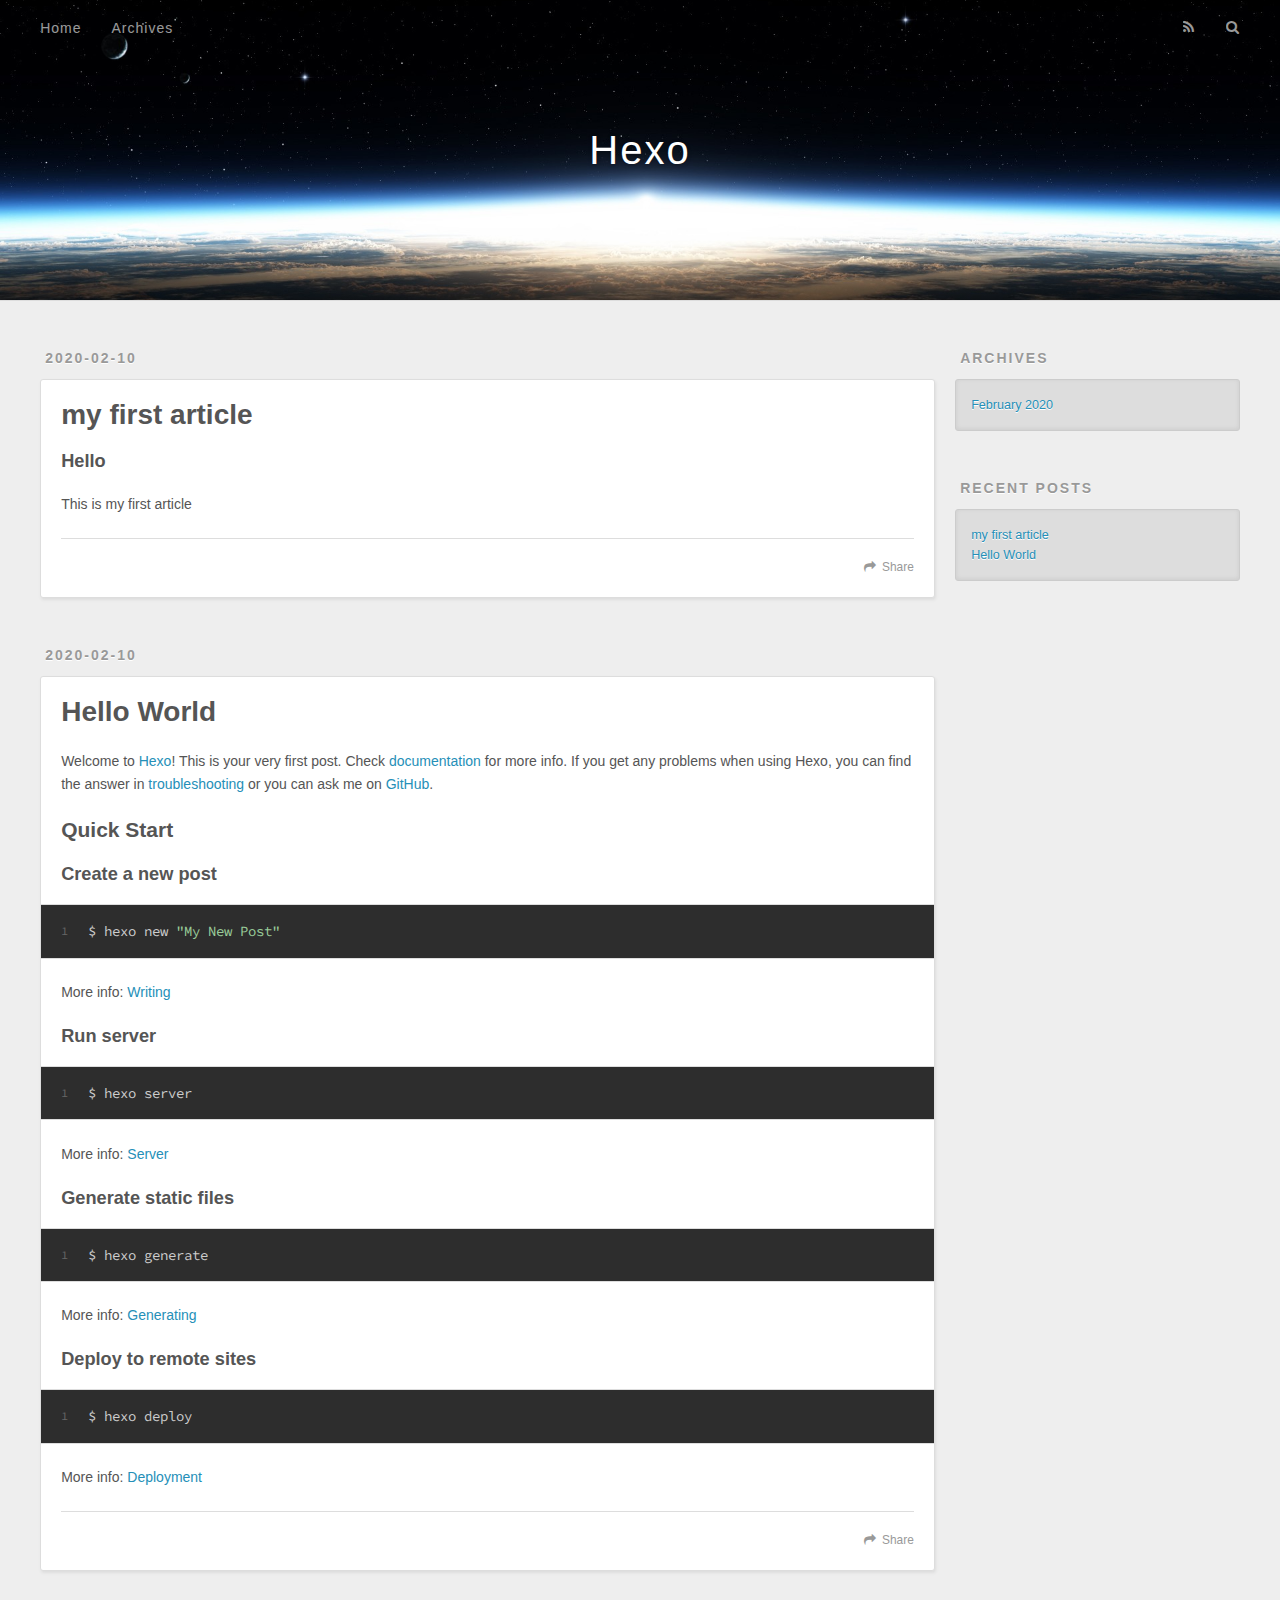
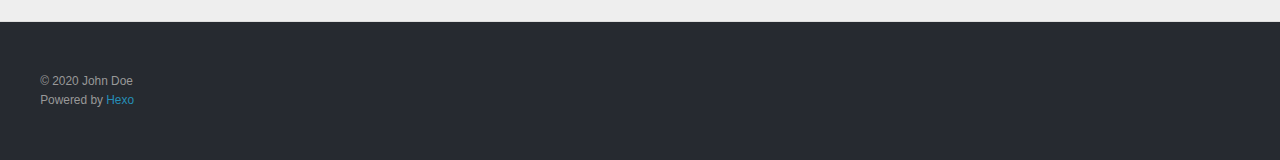
<file: index.html>
<!DOCTYPE html>
<html>
<head>
  <meta charset="utf-8">
  

  
  <title>Hexo</title>
  <meta name="viewport" content="width=device-width, initial-scale=1, maximum-scale=1">
  <meta property="og:type" content="website">
<meta property="og:title" content="Hexo">
<meta property="og:url" content="http://yoursite.com/index.html">
<meta property="og:site_name" content="Hexo">
<meta property="og:locale" content="en_US">
<meta property="article:author" content="John Doe">
<meta name="twitter:card" content="summary">
  
    <link rel="alternate" href="/atom.xml" title="Hexo" type="application/atom+xml">
  
  
    <link rel="icon" href="/favicon.png">
  
  
    <link href="//fonts.googleapis.com/css?family=Source+Code+Pro" rel="stylesheet" type="text/css">
  
  
<link rel="stylesheet" href="/css/style.css">

<meta name="generator" content="Hexo 4.2.0"></head>

<body>
  <div id="container">
    <div id="wrap">
      <header id="header">
  <div id="banner"></div>
  <div id="header-outer" class="outer">
    <div id="header-title" class="inner">
      <h1 id="logo-wrap">
        <a href="/" id="logo">Hexo</a>
      </h1>
      
    </div>
    <div id="header-inner" class="inner">
      <nav id="main-nav">
        <a id="main-nav-toggle" class="nav-icon"></a>
        
          <a class="main-nav-link" href="/">Home</a>
        
          <a class="main-nav-link" href="/archives">Archives</a>
        
      </nav>
      <nav id="sub-nav">
        
          <a id="nav-rss-link" class="nav-icon" href="/atom.xml" title="RSS Feed"></a>
        
        <a id="nav-search-btn" class="nav-icon" title="Search"></a>
      </nav>
      <div id="search-form-wrap">
        <form action="//google.com/search" method="get" accept-charset="UTF-8" class="search-form"><input type="search" name="q" class="search-form-input" placeholder="Search"><button type="submit" class="search-form-submit">&#xF002;</button><input type="hidden" name="sitesearch" value="http://yoursite.com"></form>
      </div>
    </div>
  </div>
</header>
      <div class="outer">
        <section id="main">
  
    <article id="post-my-first-article" class="article article-type-post" itemscope itemprop="blogPost">
  <div class="article-meta">
    <a href="/2020/02/10/my-first-article/" class="article-date">
  <time datetime="2020-02-10T02:28:00.000Z" itemprop="datePublished">2020-02-10</time>
</a>
    
  </div>
  <div class="article-inner">
    
    
      <header class="article-header">
        
  
    <h1 itemprop="name">
      <a class="article-title" href="/2020/02/10/my-first-article/">my first article</a>
    </h1>
  

      </header>
    
    <div class="article-entry" itemprop="articleBody">
      
        <h3 id="Hello"><a href="#Hello" class="headerlink" title="Hello"></a>Hello</h3><p>This is my first article</p>

      
    </div>
    <footer class="article-footer">
      <a data-url="http://yoursite.com/2020/02/10/my-first-article/" data-id="ck6g51na30002h4w54flfedqd" class="article-share-link">Share</a>
      
      
    </footer>
  </div>
  
</article>


  
    <article id="post-hello-world" class="article article-type-post" itemscope itemprop="blogPost">
  <div class="article-meta">
    <a href="/2020/02/10/hello-world/" class="article-date">
  <time datetime="2020-02-10T01:57:29.164Z" itemprop="datePublished">2020-02-10</time>
</a>
    
  </div>
  <div class="article-inner">
    
    
      <header class="article-header">
        
  
    <h1 itemprop="name">
      <a class="article-title" href="/2020/02/10/hello-world/">Hello World</a>
    </h1>
  

      </header>
    
    <div class="article-entry" itemprop="articleBody">
      
        <p>Welcome to <a href="https://hexo.io/" target="_blank" rel="noopener">Hexo</a>! This is your very first post. Check <a href="https://hexo.io/docs/" target="_blank" rel="noopener">documentation</a> for more info. If you get any problems when using Hexo, you can find the answer in <a href="https://hexo.io/docs/troubleshooting.html" target="_blank" rel="noopener">troubleshooting</a> or you can ask me on <a href="https://github.com/hexojs/hexo/issues" target="_blank" rel="noopener">GitHub</a>.</p>
<h2 id="Quick-Start"><a href="#Quick-Start" class="headerlink" title="Quick Start"></a>Quick Start</h2><h3 id="Create-a-new-post"><a href="#Create-a-new-post" class="headerlink" title="Create a new post"></a>Create a new post</h3><figure class="highlight bash"><table><tr><td class="gutter"><pre><span class="line">1</span><br></pre></td><td class="code"><pre><span class="line">$ hexo new <span class="string">"My New Post"</span></span><br></pre></td></tr></table></figure>

<p>More info: <a href="https://hexo.io/docs/writing.html" target="_blank" rel="noopener">Writing</a></p>
<h3 id="Run-server"><a href="#Run-server" class="headerlink" title="Run server"></a>Run server</h3><figure class="highlight bash"><table><tr><td class="gutter"><pre><span class="line">1</span><br></pre></td><td class="code"><pre><span class="line">$ hexo server</span><br></pre></td></tr></table></figure>

<p>More info: <a href="https://hexo.io/docs/server.html" target="_blank" rel="noopener">Server</a></p>
<h3 id="Generate-static-files"><a href="#Generate-static-files" class="headerlink" title="Generate static files"></a>Generate static files</h3><figure class="highlight bash"><table><tr><td class="gutter"><pre><span class="line">1</span><br></pre></td><td class="code"><pre><span class="line">$ hexo generate</span><br></pre></td></tr></table></figure>

<p>More info: <a href="https://hexo.io/docs/generating.html" target="_blank" rel="noopener">Generating</a></p>
<h3 id="Deploy-to-remote-sites"><a href="#Deploy-to-remote-sites" class="headerlink" title="Deploy to remote sites"></a>Deploy to remote sites</h3><figure class="highlight bash"><table><tr><td class="gutter"><pre><span class="line">1</span><br></pre></td><td class="code"><pre><span class="line">$ hexo deploy</span><br></pre></td></tr></table></figure>

<p>More info: <a href="https://hexo.io/docs/one-command-deployment.html" target="_blank" rel="noopener">Deployment</a></p>

      
    </div>
    <footer class="article-footer">
      <a data-url="http://yoursite.com/2020/02/10/hello-world/" data-id="ck6g51n9n0000h4w542r6h2uj" class="article-share-link">Share</a>
      
      
    </footer>
  </div>
  
</article>


  


</section>
        
          <aside id="sidebar">
  
    

  
    

  
    
  
    
  <div class="widget-wrap">
    <h3 class="widget-title">Archives</h3>
    <div class="widget">
      <ul class="archive-list"><li class="archive-list-item"><a class="archive-list-link" href="/archives/2020/02/">February 2020</a></li></ul>
    </div>
  </div>


  
    
  <div class="widget-wrap">
    <h3 class="widget-title">Recent Posts</h3>
    <div class="widget">
      <ul>
        
          <li>
            <a href="/2020/02/10/my-first-article/">my first article</a>
          </li>
        
          <li>
            <a href="/2020/02/10/hello-world/">Hello World</a>
          </li>
        
      </ul>
    </div>
  </div>

  
</aside>
        
      </div>
      <footer id="footer">
  
  <div class="outer">
    <div id="footer-info" class="inner">
      &copy; 2020 John Doe<br>
      Powered by <a href="http://hexo.io/" target="_blank">Hexo</a>
    </div>
  </div>
</footer>
    </div>
    <nav id="mobile-nav">
  
    <a href="/" class="mobile-nav-link">Home</a>
  
    <a href="/archives" class="mobile-nav-link">Archives</a>
  
</nav>
    

<script src="//ajax.googleapis.com/ajax/libs/jquery/2.0.3/jquery.min.js"></script>


  
<link rel="stylesheet" href="/fancybox/jquery.fancybox.css">

  
<script src="/fancybox/jquery.fancybox.pack.js"></script>




<script src="/js/script.js"></script>




  </div>
</body>
</html>
</file>
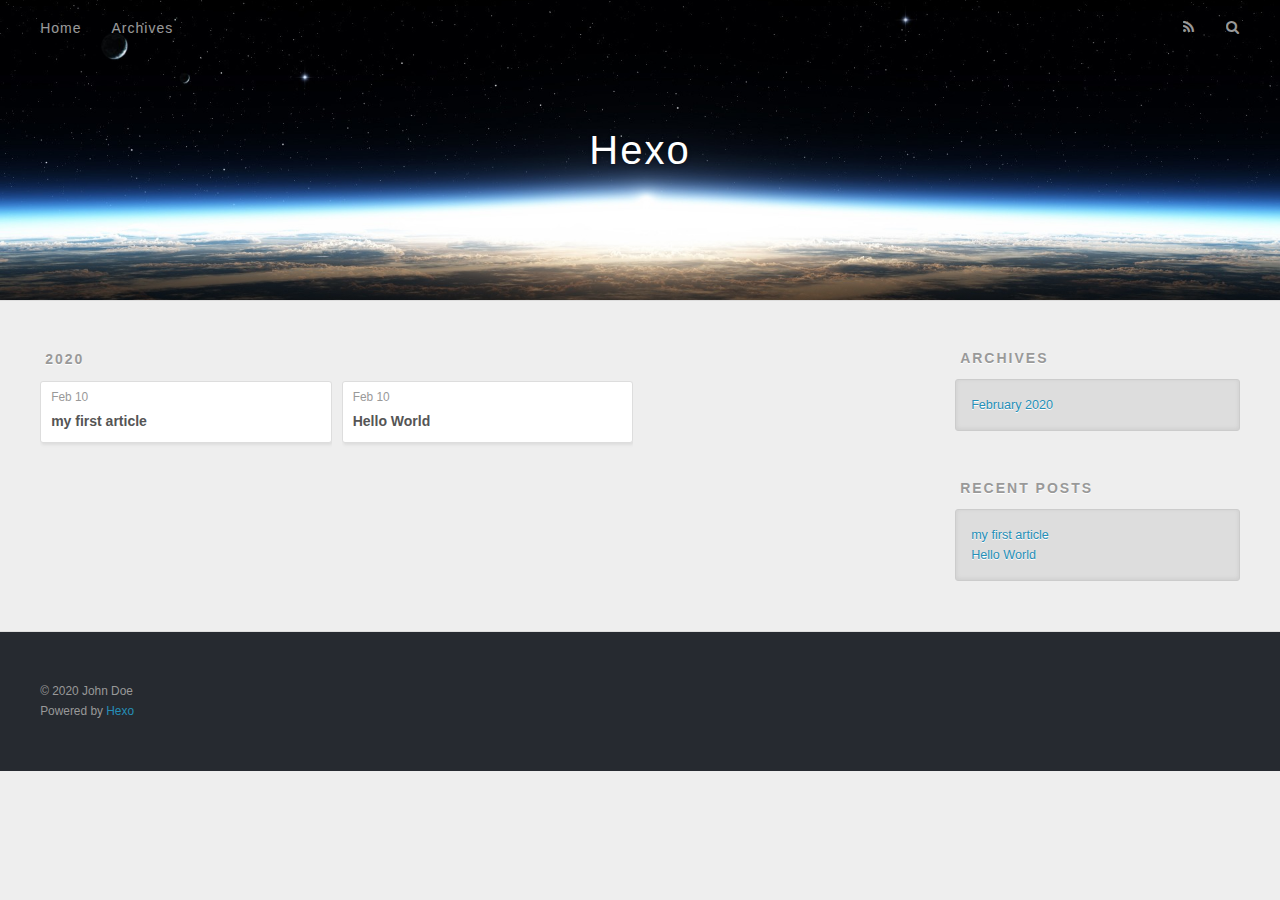
<file: archives/index.html>
<!DOCTYPE html>
<html>
<head>
  <meta charset="utf-8">
  

  
  <title>Archives | Hexo</title>
  <meta name="viewport" content="width=device-width, initial-scale=1, maximum-scale=1">
  <meta property="og:type" content="website">
<meta property="og:title" content="Hexo">
<meta property="og:url" content="http://yoursite.com/archives/index.html">
<meta property="og:site_name" content="Hexo">
<meta property="og:locale" content="en_US">
<meta property="article:author" content="John Doe">
<meta name="twitter:card" content="summary">
  
    <link rel="alternate" href="/atom.xml" title="Hexo" type="application/atom+xml">
  
  
    <link rel="icon" href="/favicon.png">
  
  
    <link href="//fonts.googleapis.com/css?family=Source+Code+Pro" rel="stylesheet" type="text/css">
  
  
<link rel="stylesheet" href="/css/style.css">

<meta name="generator" content="Hexo 4.2.0"></head>

<body>
  <div id="container">
    <div id="wrap">
      <header id="header">
  <div id="banner"></div>
  <div id="header-outer" class="outer">
    <div id="header-title" class="inner">
      <h1 id="logo-wrap">
        <a href="/" id="logo">Hexo</a>
      </h1>
      
    </div>
    <div id="header-inner" class="inner">
      <nav id="main-nav">
        <a id="main-nav-toggle" class="nav-icon"></a>
        
          <a class="main-nav-link" href="/">Home</a>
        
          <a class="main-nav-link" href="/archives">Archives</a>
        
      </nav>
      <nav id="sub-nav">
        
          <a id="nav-rss-link" class="nav-icon" href="/atom.xml" title="RSS Feed"></a>
        
        <a id="nav-search-btn" class="nav-icon" title="Search"></a>
      </nav>
      <div id="search-form-wrap">
        <form action="//google.com/search" method="get" accept-charset="UTF-8" class="search-form"><input type="search" name="q" class="search-form-input" placeholder="Search"><button type="submit" class="search-form-submit">&#xF002;</button><input type="hidden" name="sitesearch" value="http://yoursite.com"></form>
      </div>
    </div>
  </div>
</header>
      <div class="outer">
        <section id="main">
  
  
    
    
      
      
      <section class="archives-wrap">
        <div class="archive-year-wrap">
          <a href="/archives/2020" class="archive-year">2020</a>
        </div>
        <div class="archives">
    
    <article class="archive-article archive-type-post">
  <div class="archive-article-inner">
    <header class="archive-article-header">
      <a href="/2020/02/10/my-first-article/" class="archive-article-date">
  <time datetime="2020-02-10T02:28:00.000Z" itemprop="datePublished">Feb 10</time>
</a>
      
  
    <h1 itemprop="name">
      <a class="archive-article-title" href="/2020/02/10/my-first-article/">my first article</a>
    </h1>
  

    </header>
  </div>
</article>
  
    
    
    <article class="archive-article archive-type-post">
  <div class="archive-article-inner">
    <header class="archive-article-header">
      <a href="/2020/02/10/hello-world/" class="archive-article-date">
  <time datetime="2020-02-10T01:57:29.164Z" itemprop="datePublished">Feb 10</time>
</a>
      
  
    <h1 itemprop="name">
      <a class="archive-article-title" href="/2020/02/10/hello-world/">Hello World</a>
    </h1>
  

    </header>
  </div>
</article>
  
  
    </div></section>
  


</section>
        
          <aside id="sidebar">
  
    

  
    

  
    
  
    
  <div class="widget-wrap">
    <h3 class="widget-title">Archives</h3>
    <div class="widget">
      <ul class="archive-list"><li class="archive-list-item"><a class="archive-list-link" href="/archives/2020/02/">February 2020</a></li></ul>
    </div>
  </div>


  
    
  <div class="widget-wrap">
    <h3 class="widget-title">Recent Posts</h3>
    <div class="widget">
      <ul>
        
          <li>
            <a href="/2020/02/10/my-first-article/">my first article</a>
          </li>
        
          <li>
            <a href="/2020/02/10/hello-world/">Hello World</a>
          </li>
        
      </ul>
    </div>
  </div>

  
</aside>
        
      </div>
      <footer id="footer">
  
  <div class="outer">
    <div id="footer-info" class="inner">
      &copy; 2020 John Doe<br>
      Powered by <a href="http://hexo.io/" target="_blank">Hexo</a>
    </div>
  </div>
</footer>
    </div>
    <nav id="mobile-nav">
  
    <a href="/" class="mobile-nav-link">Home</a>
  
    <a href="/archives" class="mobile-nav-link">Archives</a>
  
</nav>
    

<script src="//ajax.googleapis.com/ajax/libs/jquery/2.0.3/jquery.min.js"></script>


  
<link rel="stylesheet" href="/fancybox/jquery.fancybox.css">

  
<script src="/fancybox/jquery.fancybox.pack.js"></script>




<script src="/js/script.js"></script>




  </div>
</body>
</html>
</file>
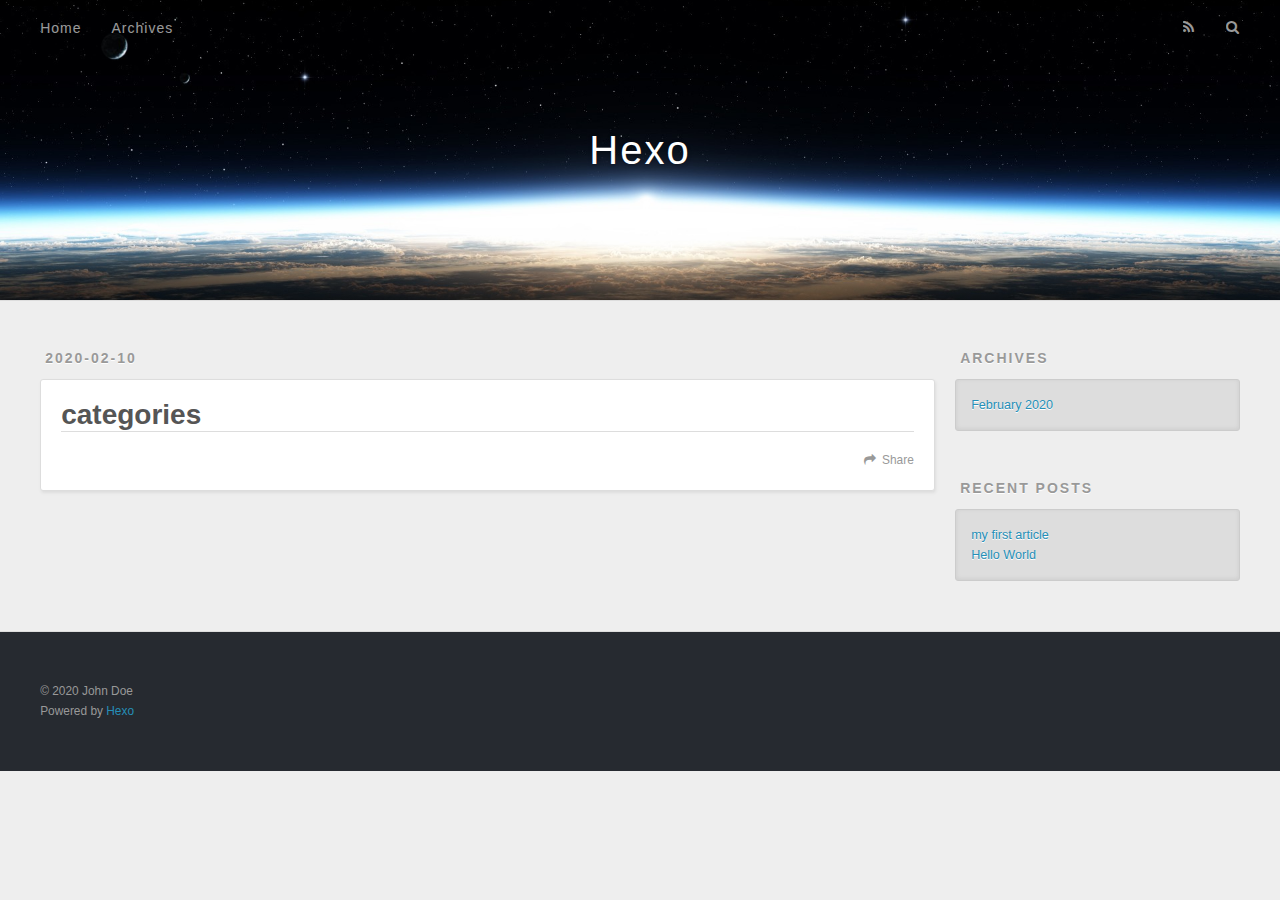
<file: categories/index.html>
<!DOCTYPE html>
<html>
<head>
  <meta charset="utf-8">
  

  
  <title>categories | Hexo</title>
  <meta name="viewport" content="width=device-width, initial-scale=1, maximum-scale=1">
  <meta property="og:type" content="website">
<meta property="og:title" content="categories">
<meta property="og:url" content="http://yoursite.com/categories/index.html">
<meta property="og:site_name" content="Hexo">
<meta property="og:locale" content="en_US">
<meta property="article:published_time" content="2020-02-10T06:18:53.000Z">
<meta property="article:modified_time" content="2020-02-10T06:20:22.456Z">
<meta property="article:author" content="John Doe">
<meta name="twitter:card" content="summary">
  
    <link rel="alternate" href="/atom.xml" title="Hexo" type="application/atom+xml">
  
  
    <link rel="icon" href="/favicon.png">
  
  
    <link href="//fonts.googleapis.com/css?family=Source+Code+Pro" rel="stylesheet" type="text/css">
  
  
<link rel="stylesheet" href="/css/style.css">

<meta name="generator" content="Hexo 4.2.0"></head>

<body>
  <div id="container">
    <div id="wrap">
      <header id="header">
  <div id="banner"></div>
  <div id="header-outer" class="outer">
    <div id="header-title" class="inner">
      <h1 id="logo-wrap">
        <a href="/" id="logo">Hexo</a>
      </h1>
      
    </div>
    <div id="header-inner" class="inner">
      <nav id="main-nav">
        <a id="main-nav-toggle" class="nav-icon"></a>
        
          <a class="main-nav-link" href="/">Home</a>
        
          <a class="main-nav-link" href="/archives">Archives</a>
        
      </nav>
      <nav id="sub-nav">
        
          <a id="nav-rss-link" class="nav-icon" href="/atom.xml" title="RSS Feed"></a>
        
        <a id="nav-search-btn" class="nav-icon" title="Search"></a>
      </nav>
      <div id="search-form-wrap">
        <form action="//google.com/search" method="get" accept-charset="UTF-8" class="search-form"><input type="search" name="q" class="search-form-input" placeholder="Search"><button type="submit" class="search-form-submit">&#xF002;</button><input type="hidden" name="sitesearch" value="http://yoursite.com"></form>
      </div>
    </div>
  </div>
</header>
      <div class="outer">
        <section id="main"><article id="page-" class="article article-type-page" itemscope itemprop="blogPost">
  <div class="article-meta">
    <a href="/categories/index.html" class="article-date">
  <time datetime="2020-02-10T06:18:53.000Z" itemprop="datePublished">2020-02-10</time>
</a>
    
  </div>
  <div class="article-inner">
    
    
      <header class="article-header">
        
  
    <h1 class="article-title" itemprop="name">
      categories
    </h1>
  

      </header>
    
    <div class="article-entry" itemprop="articleBody">
      
        
      
    </div>
    <footer class="article-footer">
      <a data-url="http://yoursite.com/categories/index.html" data-id="ck6g51na30001h4w5fvajfu66" class="article-share-link">Share</a>
      
      
    </footer>
  </div>
  
    
  
</article>

</section>
        
          <aside id="sidebar">
  
    

  
    

  
    
  
    
  <div class="widget-wrap">
    <h3 class="widget-title">Archives</h3>
    <div class="widget">
      <ul class="archive-list"><li class="archive-list-item"><a class="archive-list-link" href="/archives/2020/02/">February 2020</a></li></ul>
    </div>
  </div>


  
    
  <div class="widget-wrap">
    <h3 class="widget-title">Recent Posts</h3>
    <div class="widget">
      <ul>
        
          <li>
            <a href="/2020/02/10/my-first-article/">my first article</a>
          </li>
        
          <li>
            <a href="/2020/02/10/hello-world/">Hello World</a>
          </li>
        
      </ul>
    </div>
  </div>

  
</aside>
        
      </div>
      <footer id="footer">
  
  <div class="outer">
    <div id="footer-info" class="inner">
      &copy; 2020 John Doe<br>
      Powered by <a href="http://hexo.io/" target="_blank">Hexo</a>
    </div>
  </div>
</footer>
    </div>
    <nav id="mobile-nav">
  
    <a href="/" class="mobile-nav-link">Home</a>
  
    <a href="/archives" class="mobile-nav-link">Archives</a>
  
</nav>
    

<script src="//ajax.googleapis.com/ajax/libs/jquery/2.0.3/jquery.min.js"></script>


  
<link rel="stylesheet" href="/fancybox/jquery.fancybox.css">

  
<script src="/fancybox/jquery.fancybox.pack.js"></script>




<script src="/js/script.js"></script>




  </div>
</body>
</html>
</file>
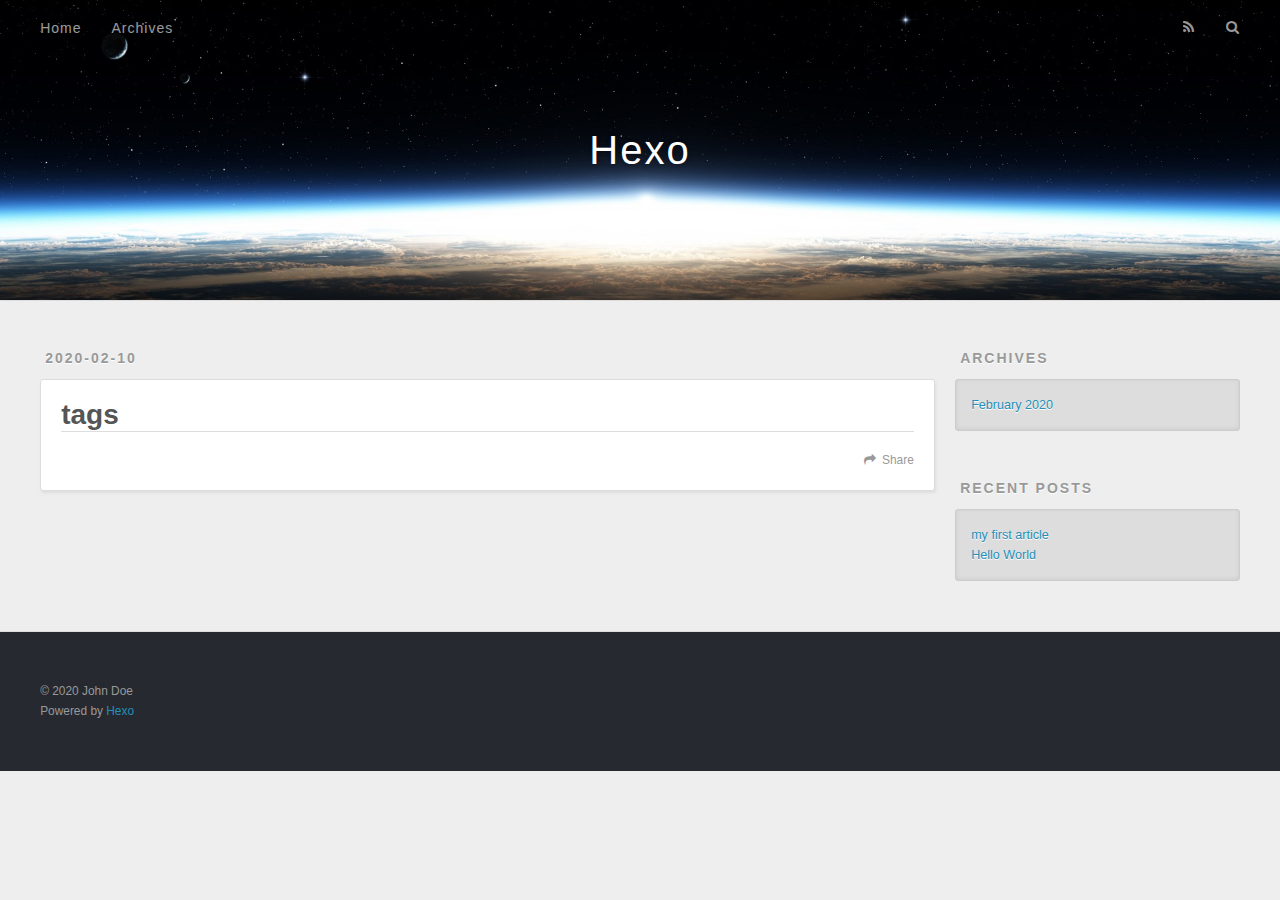
<file: tags/index.html>
<!DOCTYPE html>
<html>
<head>
  <meta charset="utf-8">
  

  
  <title>tags | Hexo</title>
  <meta name="viewport" content="width=device-width, initial-scale=1, maximum-scale=1">
  <meta property="og:type" content="website">
<meta property="og:title" content="tags">
<meta property="og:url" content="http://yoursite.com/tags/index.html">
<meta property="og:site_name" content="Hexo">
<meta property="og:locale" content="en_US">
<meta property="article:published_time" content="2020-02-10T06:18:25.000Z">
<meta property="article:modified_time" content="2020-02-10T06:19:32.799Z">
<meta property="article:author" content="John Doe">
<meta name="twitter:card" content="summary">
  
    <link rel="alternate" href="/atom.xml" title="Hexo" type="application/atom+xml">
  
  
    <link rel="icon" href="/favicon.png">
  
  
    <link href="//fonts.googleapis.com/css?family=Source+Code+Pro" rel="stylesheet" type="text/css">
  
  
<link rel="stylesheet" href="/css/style.css">

<meta name="generator" content="Hexo 4.2.0"></head>

<body>
  <div id="container">
    <div id="wrap">
      <header id="header">
  <div id="banner"></div>
  <div id="header-outer" class="outer">
    <div id="header-title" class="inner">
      <h1 id="logo-wrap">
        <a href="/" id="logo">Hexo</a>
      </h1>
      
    </div>
    <div id="header-inner" class="inner">
      <nav id="main-nav">
        <a id="main-nav-toggle" class="nav-icon"></a>
        
          <a class="main-nav-link" href="/">Home</a>
        
          <a class="main-nav-link" href="/archives">Archives</a>
        
      </nav>
      <nav id="sub-nav">
        
          <a id="nav-rss-link" class="nav-icon" href="/atom.xml" title="RSS Feed"></a>
        
        <a id="nav-search-btn" class="nav-icon" title="Search"></a>
      </nav>
      <div id="search-form-wrap">
        <form action="//google.com/search" method="get" accept-charset="UTF-8" class="search-form"><input type="search" name="q" class="search-form-input" placeholder="Search"><button type="submit" class="search-form-submit">&#xF002;</button><input type="hidden" name="sitesearch" value="http://yoursite.com"></form>
      </div>
    </div>
  </div>
</header>
      <div class="outer">
        <section id="main"><article id="page-" class="article article-type-page" itemscope itemprop="blogPost">
  <div class="article-meta">
    <a href="/tags/index.html" class="article-date">
  <time datetime="2020-02-10T06:18:25.000Z" itemprop="datePublished">2020-02-10</time>
</a>
    
  </div>
  <div class="article-inner">
    
    
      <header class="article-header">
        
  
    <h1 class="article-title" itemprop="name">
      tags
    </h1>
  

      </header>
    
    <div class="article-entry" itemprop="articleBody">
      
        
      
    </div>
    <footer class="article-footer">
      <a data-url="http://yoursite.com/tags/index.html" data-id="ck6g51nai0003h4w5bspg1sbr" class="article-share-link">Share</a>
      
      
    </footer>
  </div>
  
    
  
</article>

</section>
        
          <aside id="sidebar">
  
    

  
    

  
    
  
    
  <div class="widget-wrap">
    <h3 class="widget-title">Archives</h3>
    <div class="widget">
      <ul class="archive-list"><li class="archive-list-item"><a class="archive-list-link" href="/archives/2020/02/">February 2020</a></li></ul>
    </div>
  </div>


  
    
  <div class="widget-wrap">
    <h3 class="widget-title">Recent Posts</h3>
    <div class="widget">
      <ul>
        
          <li>
            <a href="/2020/02/10/my-first-article/">my first article</a>
          </li>
        
          <li>
            <a href="/2020/02/10/hello-world/">Hello World</a>
          </li>
        
      </ul>
    </div>
  </div>

  
</aside>
        
      </div>
      <footer id="footer">
  
  <div class="outer">
    <div id="footer-info" class="inner">
      &copy; 2020 John Doe<br>
      Powered by <a href="http://hexo.io/" target="_blank">Hexo</a>
    </div>
  </div>
</footer>
    </div>
    <nav id="mobile-nav">
  
    <a href="/" class="mobile-nav-link">Home</a>
  
    <a href="/archives" class="mobile-nav-link">Archives</a>
  
</nav>
    

<script src="//ajax.googleapis.com/ajax/libs/jquery/2.0.3/jquery.min.js"></script>


  
<link rel="stylesheet" href="/fancybox/jquery.fancybox.css">

  
<script src="/fancybox/jquery.fancybox.pack.js"></script>




<script src="/js/script.js"></script>




  </div>
</body>
</html>
</file>
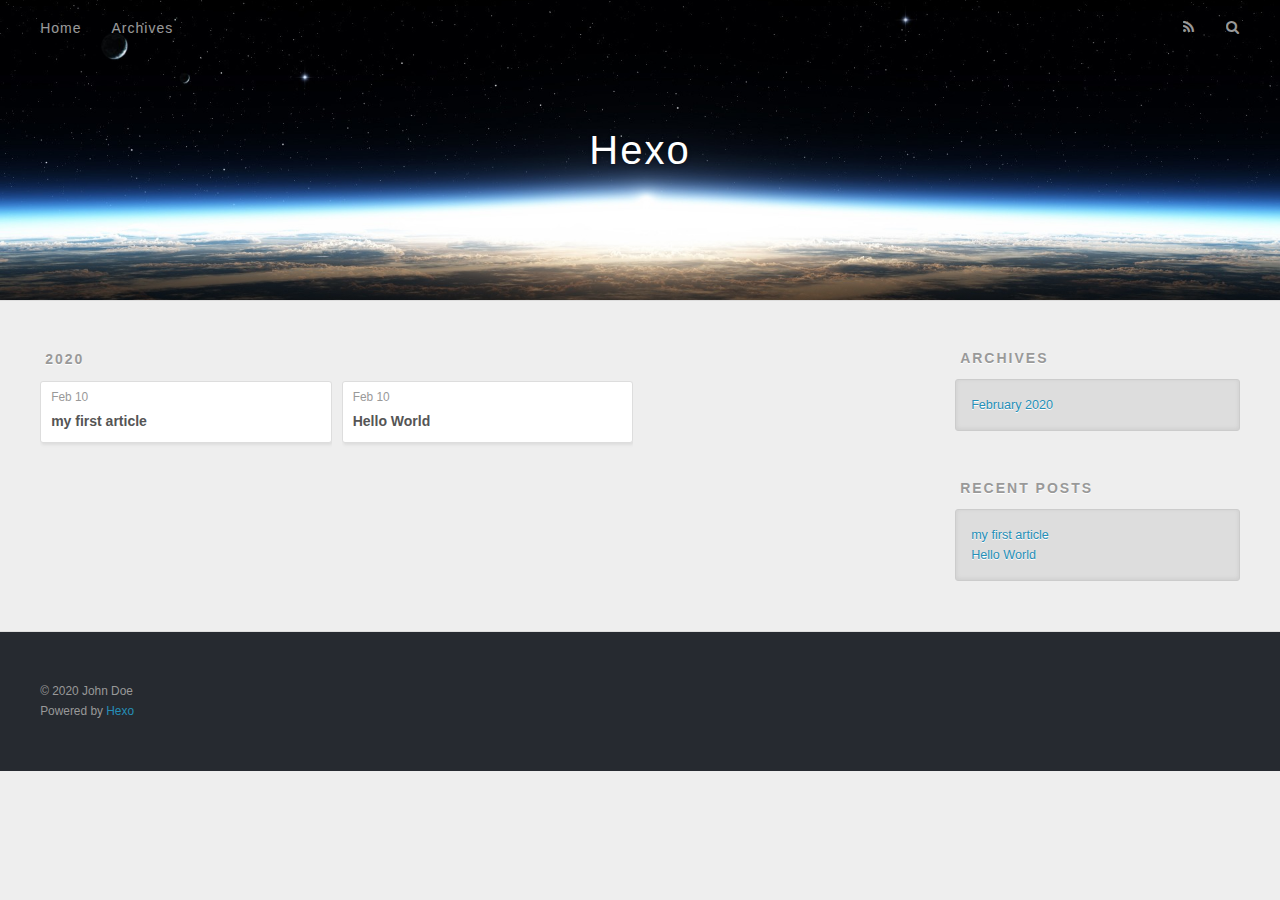
<file: archives/2020/index.html>
<!DOCTYPE html>
<html>
<head>
  <meta charset="utf-8">
  

  
  <title>Archives: 2020 | Hexo</title>
  <meta name="viewport" content="width=device-width, initial-scale=1, maximum-scale=1">
  <meta property="og:type" content="website">
<meta property="og:title" content="Hexo">
<meta property="og:url" content="http://yoursite.com/archives/2020/index.html">
<meta property="og:site_name" content="Hexo">
<meta property="og:locale" content="en_US">
<meta property="article:author" content="John Doe">
<meta name="twitter:card" content="summary">
  
    <link rel="alternate" href="/atom.xml" title="Hexo" type="application/atom+xml">
  
  
    <link rel="icon" href="/favicon.png">
  
  
    <link href="//fonts.googleapis.com/css?family=Source+Code+Pro" rel="stylesheet" type="text/css">
  
  
<link rel="stylesheet" href="/css/style.css">

<meta name="generator" content="Hexo 4.2.0"></head>

<body>
  <div id="container">
    <div id="wrap">
      <header id="header">
  <div id="banner"></div>
  <div id="header-outer" class="outer">
    <div id="header-title" class="inner">
      <h1 id="logo-wrap">
        <a href="/" id="logo">Hexo</a>
      </h1>
      
    </div>
    <div id="header-inner" class="inner">
      <nav id="main-nav">
        <a id="main-nav-toggle" class="nav-icon"></a>
        
          <a class="main-nav-link" href="/">Home</a>
        
          <a class="main-nav-link" href="/archives">Archives</a>
        
      </nav>
      <nav id="sub-nav">
        
          <a id="nav-rss-link" class="nav-icon" href="/atom.xml" title="RSS Feed"></a>
        
        <a id="nav-search-btn" class="nav-icon" title="Search"></a>
      </nav>
      <div id="search-form-wrap">
        <form action="//google.com/search" method="get" accept-charset="UTF-8" class="search-form"><input type="search" name="q" class="search-form-input" placeholder="Search"><button type="submit" class="search-form-submit">&#xF002;</button><input type="hidden" name="sitesearch" value="http://yoursite.com"></form>
      </div>
    </div>
  </div>
</header>
      <div class="outer">
        <section id="main">
  
  
    
    
      
      
      <section class="archives-wrap">
        <div class="archive-year-wrap">
          <a href="/archives/2020" class="archive-year">2020</a>
        </div>
        <div class="archives">
    
    <article class="archive-article archive-type-post">
  <div class="archive-article-inner">
    <header class="archive-article-header">
      <a href="/2020/02/10/my-first-article/" class="archive-article-date">
  <time datetime="2020-02-10T02:28:00.000Z" itemprop="datePublished">Feb 10</time>
</a>
      
  
    <h1 itemprop="name">
      <a class="archive-article-title" href="/2020/02/10/my-first-article/">my first article</a>
    </h1>
  

    </header>
  </div>
</article>
  
    
    
    <article class="archive-article archive-type-post">
  <div class="archive-article-inner">
    <header class="archive-article-header">
      <a href="/2020/02/10/hello-world/" class="archive-article-date">
  <time datetime="2020-02-10T01:57:29.164Z" itemprop="datePublished">Feb 10</time>
</a>
      
  
    <h1 itemprop="name">
      <a class="archive-article-title" href="/2020/02/10/hello-world/">Hello World</a>
    </h1>
  

    </header>
  </div>
</article>
  
  
    </div></section>
  


</section>
        
          <aside id="sidebar">
  
    

  
    

  
    
  
    
  <div class="widget-wrap">
    <h3 class="widget-title">Archives</h3>
    <div class="widget">
      <ul class="archive-list"><li class="archive-list-item"><a class="archive-list-link" href="/archives/2020/02/">February 2020</a></li></ul>
    </div>
  </div>


  
    
  <div class="widget-wrap">
    <h3 class="widget-title">Recent Posts</h3>
    <div class="widget">
      <ul>
        
          <li>
            <a href="/2020/02/10/my-first-article/">my first article</a>
          </li>
        
          <li>
            <a href="/2020/02/10/hello-world/">Hello World</a>
          </li>
        
      </ul>
    </div>
  </div>

  
</aside>
        
      </div>
      <footer id="footer">
  
  <div class="outer">
    <div id="footer-info" class="inner">
      &copy; 2020 John Doe<br>
      Powered by <a href="http://hexo.io/" target="_blank">Hexo</a>
    </div>
  </div>
</footer>
    </div>
    <nav id="mobile-nav">
  
    <a href="/" class="mobile-nav-link">Home</a>
  
    <a href="/archives" class="mobile-nav-link">Archives</a>
  
</nav>
    

<script src="//ajax.googleapis.com/ajax/libs/jquery/2.0.3/jquery.min.js"></script>


  
<link rel="stylesheet" href="/fancybox/jquery.fancybox.css">

  
<script src="/fancybox/jquery.fancybox.pack.js"></script>




<script src="/js/script.js"></script>




  </div>
</body>
</html>
</file>
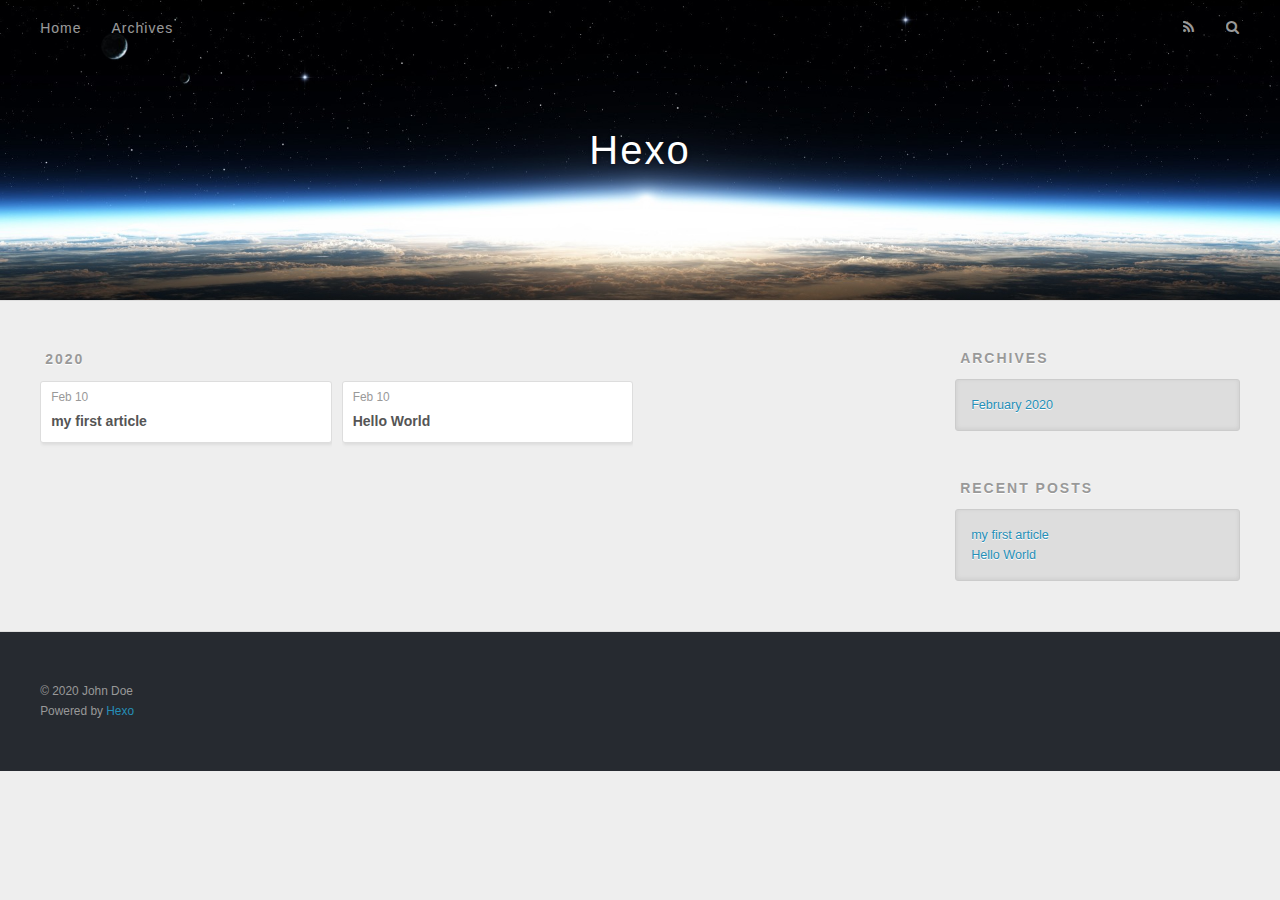
<file: archives/2020/02/index.html>
<!DOCTYPE html>
<html>
<head>
  <meta charset="utf-8">
  

  
  <title>Archives: 2020/2 | Hexo</title>
  <meta name="viewport" content="width=device-width, initial-scale=1, maximum-scale=1">
  <meta property="og:type" content="website">
<meta property="og:title" content="Hexo">
<meta property="og:url" content="http://yoursite.com/archives/2020/02/index.html">
<meta property="og:site_name" content="Hexo">
<meta property="og:locale" content="en_US">
<meta property="article:author" content="John Doe">
<meta name="twitter:card" content="summary">
  
    <link rel="alternate" href="/atom.xml" title="Hexo" type="application/atom+xml">
  
  
    <link rel="icon" href="/favicon.png">
  
  
    <link href="//fonts.googleapis.com/css?family=Source+Code+Pro" rel="stylesheet" type="text/css">
  
  
<link rel="stylesheet" href="/css/style.css">

<meta name="generator" content="Hexo 4.2.0"></head>

<body>
  <div id="container">
    <div id="wrap">
      <header id="header">
  <div id="banner"></div>
  <div id="header-outer" class="outer">
    <div id="header-title" class="inner">
      <h1 id="logo-wrap">
        <a href="/" id="logo">Hexo</a>
      </h1>
      
    </div>
    <div id="header-inner" class="inner">
      <nav id="main-nav">
        <a id="main-nav-toggle" class="nav-icon"></a>
        
          <a class="main-nav-link" href="/">Home</a>
        
          <a class="main-nav-link" href="/archives">Archives</a>
        
      </nav>
      <nav id="sub-nav">
        
          <a id="nav-rss-link" class="nav-icon" href="/atom.xml" title="RSS Feed"></a>
        
        <a id="nav-search-btn" class="nav-icon" title="Search"></a>
      </nav>
      <div id="search-form-wrap">
        <form action="//google.com/search" method="get" accept-charset="UTF-8" class="search-form"><input type="search" name="q" class="search-form-input" placeholder="Search"><button type="submit" class="search-form-submit">&#xF002;</button><input type="hidden" name="sitesearch" value="http://yoursite.com"></form>
      </div>
    </div>
  </div>
</header>
      <div class="outer">
        <section id="main">
  
  
    
    
      
      
      <section class="archives-wrap">
        <div class="archive-year-wrap">
          <a href="/archives/2020" class="archive-year">2020</a>
        </div>
        <div class="archives">
    
    <article class="archive-article archive-type-post">
  <div class="archive-article-inner">
    <header class="archive-article-header">
      <a href="/2020/02/10/my-first-article/" class="archive-article-date">
  <time datetime="2020-02-10T02:28:00.000Z" itemprop="datePublished">Feb 10</time>
</a>
      
  
    <h1 itemprop="name">
      <a class="archive-article-title" href="/2020/02/10/my-first-article/">my first article</a>
    </h1>
  

    </header>
  </div>
</article>
  
    
    
    <article class="archive-article archive-type-post">
  <div class="archive-article-inner">
    <header class="archive-article-header">
      <a href="/2020/02/10/hello-world/" class="archive-article-date">
  <time datetime="2020-02-10T01:57:29.164Z" itemprop="datePublished">Feb 10</time>
</a>
      
  
    <h1 itemprop="name">
      <a class="archive-article-title" href="/2020/02/10/hello-world/">Hello World</a>
    </h1>
  

    </header>
  </div>
</article>
  
  
    </div></section>
  


</section>
        
          <aside id="sidebar">
  
    

  
    

  
    
  
    
  <div class="widget-wrap">
    <h3 class="widget-title">Archives</h3>
    <div class="widget">
      <ul class="archive-list"><li class="archive-list-item"><a class="archive-list-link" href="/archives/2020/02/">February 2020</a></li></ul>
    </div>
  </div>


  
    
  <div class="widget-wrap">
    <h3 class="widget-title">Recent Posts</h3>
    <div class="widget">
      <ul>
        
          <li>
            <a href="/2020/02/10/my-first-article/">my first article</a>
          </li>
        
          <li>
            <a href="/2020/02/10/hello-world/">Hello World</a>
          </li>
        
      </ul>
    </div>
  </div>

  
</aside>
        
      </div>
      <footer id="footer">
  
  <div class="outer">
    <div id="footer-info" class="inner">
      &copy; 2020 John Doe<br>
      Powered by <a href="http://hexo.io/" target="_blank">Hexo</a>
    </div>
  </div>
</footer>
    </div>
    <nav id="mobile-nav">
  
    <a href="/" class="mobile-nav-link">Home</a>
  
    <a href="/archives" class="mobile-nav-link">Archives</a>
  
</nav>
    

<script src="//ajax.googleapis.com/ajax/libs/jquery/2.0.3/jquery.min.js"></script>


  
<link rel="stylesheet" href="/fancybox/jquery.fancybox.css">

  
<script src="/fancybox/jquery.fancybox.pack.js"></script>




<script src="/js/script.js"></script>




  </div>
</body>
</html>
</file>
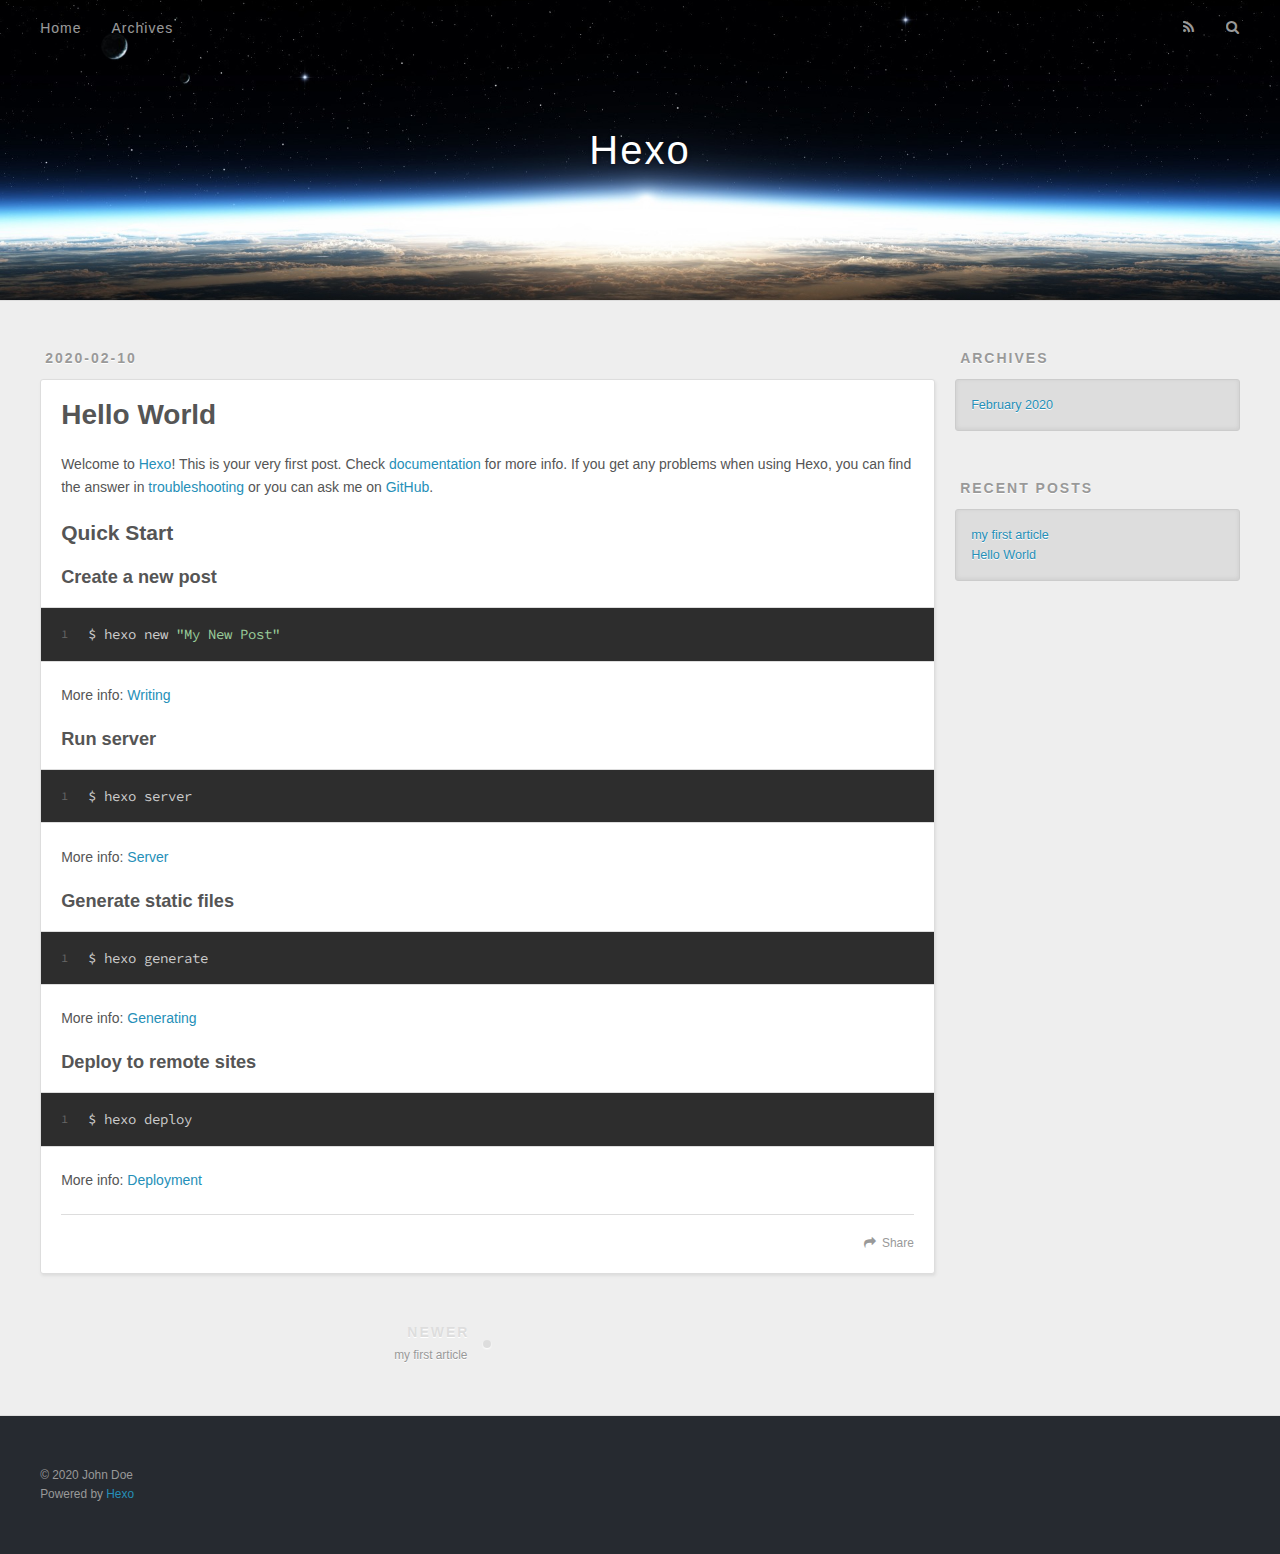
<file: 2020/02/10/hello-world/index.html>
<!DOCTYPE html>
<html>
<head>
  <meta charset="utf-8">
  

  
  <title>Hello World | Hexo</title>
  <meta name="viewport" content="width=device-width, initial-scale=1, maximum-scale=1">
  <meta name="description" content="Welcome to Hexo! This is your very first post. Check documentation for more info. If you get any problems when using Hexo, you can find the answer in troubleshooting or you can ask me on GitHub. Quick">
<meta property="og:type" content="article">
<meta property="og:title" content="Hello World">
<meta property="og:url" content="http://yoursite.com/2020/02/10/hello-world/index.html">
<meta property="og:site_name" content="Hexo">
<meta property="og:description" content="Welcome to Hexo! This is your very first post. Check documentation for more info. If you get any problems when using Hexo, you can find the answer in troubleshooting or you can ask me on GitHub. Quick">
<meta property="og:locale" content="en_US">
<meta property="article:published_time" content="2020-02-10T01:57:29.164Z">
<meta property="article:modified_time" content="2020-02-10T01:57:29.164Z">
<meta property="article:author" content="John Doe">
<meta name="twitter:card" content="summary">
  
    <link rel="alternate" href="/atom.xml" title="Hexo" type="application/atom+xml">
  
  
    <link rel="icon" href="/favicon.png">
  
  
    <link href="//fonts.googleapis.com/css?family=Source+Code+Pro" rel="stylesheet" type="text/css">
  
  
<link rel="stylesheet" href="/css/style.css">

<meta name="generator" content="Hexo 4.2.0"></head>

<body>
  <div id="container">
    <div id="wrap">
      <header id="header">
  <div id="banner"></div>
  <div id="header-outer" class="outer">
    <div id="header-title" class="inner">
      <h1 id="logo-wrap">
        <a href="/" id="logo">Hexo</a>
      </h1>
      
    </div>
    <div id="header-inner" class="inner">
      <nav id="main-nav">
        <a id="main-nav-toggle" class="nav-icon"></a>
        
          <a class="main-nav-link" href="/">Home</a>
        
          <a class="main-nav-link" href="/archives">Archives</a>
        
      </nav>
      <nav id="sub-nav">
        
          <a id="nav-rss-link" class="nav-icon" href="/atom.xml" title="RSS Feed"></a>
        
        <a id="nav-search-btn" class="nav-icon" title="Search"></a>
      </nav>
      <div id="search-form-wrap">
        <form action="//google.com/search" method="get" accept-charset="UTF-8" class="search-form"><input type="search" name="q" class="search-form-input" placeholder="Search"><button type="submit" class="search-form-submit">&#xF002;</button><input type="hidden" name="sitesearch" value="http://yoursite.com"></form>
      </div>
    </div>
  </div>
</header>
      <div class="outer">
        <section id="main"><article id="post-hello-world" class="article article-type-post" itemscope itemprop="blogPost">
  <div class="article-meta">
    <a href="/2020/02/10/hello-world/" class="article-date">
  <time datetime="2020-02-10T01:57:29.164Z" itemprop="datePublished">2020-02-10</time>
</a>
    
  </div>
  <div class="article-inner">
    
    
      <header class="article-header">
        
  
    <h1 class="article-title" itemprop="name">
      Hello World
    </h1>
  

      </header>
    
    <div class="article-entry" itemprop="articleBody">
      
        <p>Welcome to <a href="https://hexo.io/" target="_blank" rel="noopener">Hexo</a>! This is your very first post. Check <a href="https://hexo.io/docs/" target="_blank" rel="noopener">documentation</a> for more info. If you get any problems when using Hexo, you can find the answer in <a href="https://hexo.io/docs/troubleshooting.html" target="_blank" rel="noopener">troubleshooting</a> or you can ask me on <a href="https://github.com/hexojs/hexo/issues" target="_blank" rel="noopener">GitHub</a>.</p>
<h2 id="Quick-Start"><a href="#Quick-Start" class="headerlink" title="Quick Start"></a>Quick Start</h2><h3 id="Create-a-new-post"><a href="#Create-a-new-post" class="headerlink" title="Create a new post"></a>Create a new post</h3><figure class="highlight bash"><table><tr><td class="gutter"><pre><span class="line">1</span><br></pre></td><td class="code"><pre><span class="line">$ hexo new <span class="string">"My New Post"</span></span><br></pre></td></tr></table></figure>

<p>More info: <a href="https://hexo.io/docs/writing.html" target="_blank" rel="noopener">Writing</a></p>
<h3 id="Run-server"><a href="#Run-server" class="headerlink" title="Run server"></a>Run server</h3><figure class="highlight bash"><table><tr><td class="gutter"><pre><span class="line">1</span><br></pre></td><td class="code"><pre><span class="line">$ hexo server</span><br></pre></td></tr></table></figure>

<p>More info: <a href="https://hexo.io/docs/server.html" target="_blank" rel="noopener">Server</a></p>
<h3 id="Generate-static-files"><a href="#Generate-static-files" class="headerlink" title="Generate static files"></a>Generate static files</h3><figure class="highlight bash"><table><tr><td class="gutter"><pre><span class="line">1</span><br></pre></td><td class="code"><pre><span class="line">$ hexo generate</span><br></pre></td></tr></table></figure>

<p>More info: <a href="https://hexo.io/docs/generating.html" target="_blank" rel="noopener">Generating</a></p>
<h3 id="Deploy-to-remote-sites"><a href="#Deploy-to-remote-sites" class="headerlink" title="Deploy to remote sites"></a>Deploy to remote sites</h3><figure class="highlight bash"><table><tr><td class="gutter"><pre><span class="line">1</span><br></pre></td><td class="code"><pre><span class="line">$ hexo deploy</span><br></pre></td></tr></table></figure>

<p>More info: <a href="https://hexo.io/docs/one-command-deployment.html" target="_blank" rel="noopener">Deployment</a></p>

      
    </div>
    <footer class="article-footer">
      <a data-url="http://yoursite.com/2020/02/10/hello-world/" data-id="ck6g51n9n0000h4w542r6h2uj" class="article-share-link">Share</a>
      
      
    </footer>
  </div>
  
    
<nav id="article-nav">
  
    <a href="/2020/02/10/my-first-article/" id="article-nav-newer" class="article-nav-link-wrap">
      <strong class="article-nav-caption">Newer</strong>
      <div class="article-nav-title">
        
          my first article
        
      </div>
    </a>
  
  
</nav>

  
</article>

</section>
        
          <aside id="sidebar">
  
    

  
    

  
    
  
    
  <div class="widget-wrap">
    <h3 class="widget-title">Archives</h3>
    <div class="widget">
      <ul class="archive-list"><li class="archive-list-item"><a class="archive-list-link" href="/archives/2020/02/">February 2020</a></li></ul>
    </div>
  </div>


  
    
  <div class="widget-wrap">
    <h3 class="widget-title">Recent Posts</h3>
    <div class="widget">
      <ul>
        
          <li>
            <a href="/2020/02/10/my-first-article/">my first article</a>
          </li>
        
          <li>
            <a href="/2020/02/10/hello-world/">Hello World</a>
          </li>
        
      </ul>
    </div>
  </div>

  
</aside>
        
      </div>
      <footer id="footer">
  
  <div class="outer">
    <div id="footer-info" class="inner">
      &copy; 2020 John Doe<br>
      Powered by <a href="http://hexo.io/" target="_blank">Hexo</a>
    </div>
  </div>
</footer>
    </div>
    <nav id="mobile-nav">
  
    <a href="/" class="mobile-nav-link">Home</a>
  
    <a href="/archives" class="mobile-nav-link">Archives</a>
  
</nav>
    

<script src="//ajax.googleapis.com/ajax/libs/jquery/2.0.3/jquery.min.js"></script>


  
<link rel="stylesheet" href="/fancybox/jquery.fancybox.css">

  
<script src="/fancybox/jquery.fancybox.pack.js"></script>




<script src="/js/script.js"></script>




  </div>
</body>
</html>
</file>
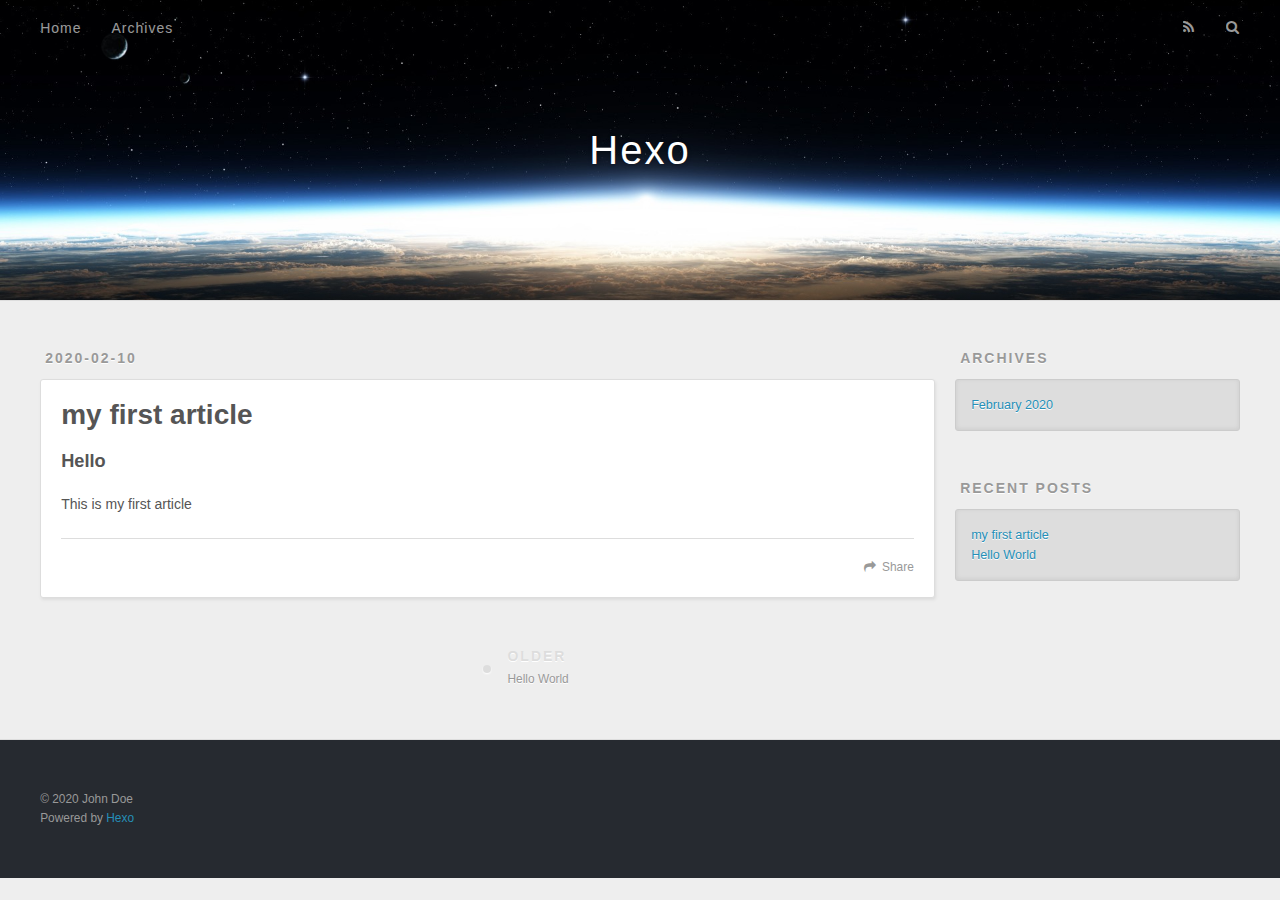
<file: 2020/02/10/my-first-article/index.html>
<!DOCTYPE html>
<html>
<head>
  <meta charset="utf-8">
  

  
  <title>my first article | Hexo</title>
  <meta name="viewport" content="width=device-width, initial-scale=1, maximum-scale=1">
  <meta name="description" content="HelloThis is my first article">
<meta property="og:type" content="article">
<meta property="og:title" content="my first article">
<meta property="og:url" content="http://yoursite.com/2020/02/10/my-first-article/index.html">
<meta property="og:site_name" content="Hexo">
<meta property="og:description" content="HelloThis is my first article">
<meta property="og:locale" content="en_US">
<meta property="article:published_time" content="2020-02-10T02:28:00.000Z">
<meta property="article:modified_time" content="2020-02-10T02:28:53.219Z">
<meta property="article:author" content="John Doe">
<meta name="twitter:card" content="summary">
  
    <link rel="alternate" href="/atom.xml" title="Hexo" type="application/atom+xml">
  
  
    <link rel="icon" href="/favicon.png">
  
  
    <link href="//fonts.googleapis.com/css?family=Source+Code+Pro" rel="stylesheet" type="text/css">
  
  
<link rel="stylesheet" href="/css/style.css">

<meta name="generator" content="Hexo 4.2.0"></head>

<body>
  <div id="container">
    <div id="wrap">
      <header id="header">
  <div id="banner"></div>
  <div id="header-outer" class="outer">
    <div id="header-title" class="inner">
      <h1 id="logo-wrap">
        <a href="/" id="logo">Hexo</a>
      </h1>
      
    </div>
    <div id="header-inner" class="inner">
      <nav id="main-nav">
        <a id="main-nav-toggle" class="nav-icon"></a>
        
          <a class="main-nav-link" href="/">Home</a>
        
          <a class="main-nav-link" href="/archives">Archives</a>
        
      </nav>
      <nav id="sub-nav">
        
          <a id="nav-rss-link" class="nav-icon" href="/atom.xml" title="RSS Feed"></a>
        
        <a id="nav-search-btn" class="nav-icon" title="Search"></a>
      </nav>
      <div id="search-form-wrap">
        <form action="//google.com/search" method="get" accept-charset="UTF-8" class="search-form"><input type="search" name="q" class="search-form-input" placeholder="Search"><button type="submit" class="search-form-submit">&#xF002;</button><input type="hidden" name="sitesearch" value="http://yoursite.com"></form>
      </div>
    </div>
  </div>
</header>
      <div class="outer">
        <section id="main"><article id="post-my-first-article" class="article article-type-post" itemscope itemprop="blogPost">
  <div class="article-meta">
    <a href="/2020/02/10/my-first-article/" class="article-date">
  <time datetime="2020-02-10T02:28:00.000Z" itemprop="datePublished">2020-02-10</time>
</a>
    
  </div>
  <div class="article-inner">
    
    
      <header class="article-header">
        
  
    <h1 class="article-title" itemprop="name">
      my first article
    </h1>
  

      </header>
    
    <div class="article-entry" itemprop="articleBody">
      
        <h3 id="Hello"><a href="#Hello" class="headerlink" title="Hello"></a>Hello</h3><p>This is my first article</p>

      
    </div>
    <footer class="article-footer">
      <a data-url="http://yoursite.com/2020/02/10/my-first-article/" data-id="ck6g51na30002h4w54flfedqd" class="article-share-link">Share</a>
      
      
    </footer>
  </div>
  
    
<nav id="article-nav">
  
  
    <a href="/2020/02/10/hello-world/" id="article-nav-older" class="article-nav-link-wrap">
      <strong class="article-nav-caption">Older</strong>
      <div class="article-nav-title">Hello World</div>
    </a>
  
</nav>

  
</article>

</section>
        
          <aside id="sidebar">
  
    

  
    

  
    
  
    
  <div class="widget-wrap">
    <h3 class="widget-title">Archives</h3>
    <div class="widget">
      <ul class="archive-list"><li class="archive-list-item"><a class="archive-list-link" href="/archives/2020/02/">February 2020</a></li></ul>
    </div>
  </div>


  
    
  <div class="widget-wrap">
    <h3 class="widget-title">Recent Posts</h3>
    <div class="widget">
      <ul>
        
          <li>
            <a href="/2020/02/10/my-first-article/">my first article</a>
          </li>
        
          <li>
            <a href="/2020/02/10/hello-world/">Hello World</a>
          </li>
        
      </ul>
    </div>
  </div>

  
</aside>
        
      </div>
      <footer id="footer">
  
  <div class="outer">
    <div id="footer-info" class="inner">
      &copy; 2020 John Doe<br>
      Powered by <a href="http://hexo.io/" target="_blank">Hexo</a>
    </div>
  </div>
</footer>
    </div>
    <nav id="mobile-nav">
  
    <a href="/" class="mobile-nav-link">Home</a>
  
    <a href="/archives" class="mobile-nav-link">Archives</a>
  
</nav>
    

<script src="//ajax.googleapis.com/ajax/libs/jquery/2.0.3/jquery.min.js"></script>


  
<link rel="stylesheet" href="/fancybox/jquery.fancybox.css">

  
<script src="/fancybox/jquery.fancybox.pack.js"></script>




<script src="/js/script.js"></script>




  </div>
</body>
</html>
</file>
<file: css/style.css>
body {
  width: 100%;
}
body:before,
body:after {
  content: "";
  display: table;
}
body:after {
  clear: both;
}
html,
body,
div,
span,
applet,
object,
iframe,
h1,
h2,
h3,
h4,
h5,
h6,
p,
blockquote,
pre,
a,
abbr,
acronym,
address,
big,
cite,
code,
del,
dfn,
em,
img,
ins,
kbd,
q,
s,
samp,
small,
strike,
strong,
sub,
sup,
tt,
var,
dl,
dt,
dd,
ol,
ul,
li,
fieldset,
form,
label,
legend,
table,
caption,
tbody,
tfoot,
thead,
tr,
th,
td {
  margin: 0;
  padding: 0;
  border: 0;
  outline: 0;
  font-weight: inherit;
  font-style: inherit;
  font-family: inherit;
  font-size: 100%;
  vertical-align: baseline;
}
body {
  line-height: 1;
  color: #000;
  background: #fff;
}
ol,
ul {
  list-style: none;
}
table {
  border-collapse: separate;
  border-spacing: 0;
  vertical-align: middle;
}
caption,
th,
td {
  text-align: left;
  font-weight: normal;
  vertical-align: middle;
}
a img {
  border: none;
}
input,
button {
  margin: 0;
  padding: 0;
}
input::-moz-focus-inner,
button::-moz-focus-inner {
  border: 0;
  padding: 0;
}
@font-face {
  font-family: FontAwesome;
  font-style: normal;
  font-weight: normal;
  src: url("fonts/fontawesome-webfont.eot?v=#4.0.3");
  src: url("fonts/fontawesome-webfont.eot?#iefix&v=#4.0.3") format("embedded-opentype"), url("fonts/fontawesome-webfont.woff?v=#4.0.3") format("woff"), url("fonts/fontawesome-webfont.ttf?v=#4.0.3") format("truetype"), url("fonts/fontawesome-webfont.svg#fontawesomeregular?v=#4.0.3") format("svg");
}
html,
body,
#container {
  height: 100%;
}
body {
  background: #eee;
  font: 14px -apple-system, BlinkMacSystemFont, "Segoe UI", "Roboto", "Oxygen", "Ubuntu", "Cantarell", "Fira Sans", "Droid Sans", "Helvetica Neue", sans-serif;
  -webkit-text-size-adjust: 100%;
}
.outer {
  max-width: 1220px;
  margin: 0 auto;
  padding: 0 20px;
}
.outer:before,
.outer:after {
  content: "";
  display: table;
}
.outer:after {
  clear: both;
}
.inner {
  display: inline;
  float: left;
  width: 98.33333333333333%;
  margin: 0 0.833333333333333%;
}
.left,
.alignleft {
  float: left;
}
.right,
.alignright {
  float: right;
}
.clear {
  clear: both;
}
#container {
  position: relative;
}
.mobile-nav-on {
  overflow: hidden;
}
#wrap {
  height: 100%;
  width: 100%;
  position: absolute;
  top: 0;
  left: 0;
  -webkit-transition: 0.2s ease-out;
  -moz-transition: 0.2s ease-out;
  -ms-transition: 0.2s ease-out;
  transition: 0.2s ease-out;
  z-index: 1;
  background: #eee;
}
.mobile-nav-on #wrap {
  left: 280px;
}
@media screen and (min-width: 768px) {
  #main {
    display: inline;
    float: left;
    width: 73.33333333333333%;
    margin: 0 0.833333333333333%;
  }
}
.article-date,
.article-category-link,
.archive-year,
.widget-title {
  text-decoration: none;
  text-transform: uppercase;
  letter-spacing: 2px;
  color: #999;
  margin-bottom: 1em;
  margin-left: 5px;
  line-height: 1em;
  text-shadow: 0 1px #fff;
  font-weight: bold;
}
.article-inner,
.archive-article-inner {
  background: #fff;
  -webkit-box-shadow: 1px 2px 3px #ddd;
  box-shadow: 1px 2px 3px #ddd;
  border: 1px solid #ddd;
  border-radius: 3px;
}
.article-entry h1,
.widget h1 {
  font-size: 2em;
}
.article-entry h2,
.widget h2 {
  font-size: 1.5em;
}
.article-entry h3,
.widget h3 {
  font-size: 1.3em;
}
.article-entry h4,
.widget h4 {
  font-size: 1.2em;
}
.article-entry h5,
.widget h5 {
  font-size: 1em;
}
.article-entry h6,
.widget h6 {
  font-size: 1em;
  color: #999;
}
.article-entry hr,
.widget hr {
  border: 1px dashed #ddd;
}
.article-entry strong,
.widget strong {
  font-weight: bold;
}
.article-entry em,
.widget em,
.article-entry cite,
.widget cite {
  font-style: italic;
}
.article-entry sup,
.widget sup,
.article-entry sub,
.widget sub {
  font-size: 0.75em;
  line-height: 0;
  position: relative;
  vertical-align: baseline;
}
.article-entry sup,
.widget sup {
  top: -0.5em;
}
.article-entry sub,
.widget sub {
  bottom: -0.2em;
}
.article-entry small,
.widget small {
  font-size: 0.85em;
}
.article-entry acronym,
.widget acronym,
.article-entry abbr,
.widget abbr {
  border-bottom: 1px dotted;
}
.article-entry ul,
.widget ul,
.article-entry ol,
.widget ol,
.article-entry dl,
.widget dl {
  margin: 0 20px;
  line-height: 1.6em;
}
.article-entry ul ul,
.widget ul ul,
.article-entry ol ul,
.widget ol ul,
.article-entry ul ol,
.widget ul ol,
.article-entry ol ol,
.widget ol ol {
  margin-top: 0;
  margin-bottom: 0;
}
.article-entry ul,
.widget ul {
  list-style: disc;
}
.article-entry ol,
.widget ol {
  list-style: decimal;
}
.article-entry dt,
.widget dt {
  font-weight: bold;
}
#header {
  height: 300px;
  position: relative;
  border-bottom: 1px solid #ddd;
}
#header:before,
#header:after {
  content: "";
  position: absolute;
  left: 0;
  right: 0;
  height: 40px;
}
#header:before {
  top: 0;
  background: -webkit-linear-gradient(rgba(0,0,0,0.2), transparent);
  background: -moz-linear-gradient(rgba(0,0,0,0.2), transparent);
  background: -ms-linear-gradient(rgba(0,0,0,0.2), transparent);
  background: linear-gradient(rgba(0,0,0,0.2), transparent);
}
#header:after {
  bottom: 0;
  background: -webkit-linear-gradient(transparent, rgba(0,0,0,0.2));
  background: -moz-linear-gradient(transparent, rgba(0,0,0,0.2));
  background: -ms-linear-gradient(transparent, rgba(0,0,0,0.2));
  background: linear-gradient(transparent, rgba(0,0,0,0.2));
}
#header-outer {
  height: 100%;
  position: relative;
}
#header-inner {
  position: relative;
  overflow: hidden;
}
#banner {
  position: absolute;
  top: 0;
  left: 0;
  width: 100%;
  height: 100%;
  background: url("images/banner.jpg") center #000;
  -webkit-background-size: cover;
  -moz-background-size: cover;
  background-size: cover;
  z-index: -1;
}
#header-title {
  text-align: center;
  height: 40px;
  position: absolute;
  top: 50%;
  left: 0;
  margin-top: -20px;
}
#logo,
#subtitle {
  text-decoration: none;
  color: #fff;
  font-weight: 300;
  text-shadow: 0 1px 4px rgba(0,0,0,0.3);
}
#logo {
  font-size: 40px;
  line-height: 40px;
  letter-spacing: 2px;
}
#subtitle {
  font-size: 16px;
  line-height: 16px;
  letter-spacing: 1px;
}
#subtitle-wrap {
  margin-top: 16px;
}
#main-nav {
  float: left;
  margin-left: -15px;
}
.nav-icon,
.main-nav-link {
  float: left;
  color: #fff;
  opacity: 0.6;
  text-decoration: none;
  text-shadow: 0 1px rgba(0,0,0,0.2);
  -webkit-transition: opacity 0.2s;
  -moz-transition: opacity 0.2s;
  -ms-transition: opacity 0.2s;
  transition: opacity 0.2s;
  display: block;
  padding: 20px 15px;
}
.nav-icon:hover,
.main-nav-link:hover {
  opacity: 1;
}
.nav-icon {
  font-family: FontAwesome;
  text-align: center;
  font-size: 14px;
  width: 14px;
  height: 14px;
  padding: 20px 15px;
  position: relative;
  cursor: pointer;
}
.main-nav-link {
  font-weight: 300;
  letter-spacing: 1px;
}
@media screen and (max-width: 479px) {
  .main-nav-link {
    display: none;
  }
}
#main-nav-toggle {
  display: none;
}
#main-nav-toggle:before {
  content: "\f0c9";
}
@media screen and (max-width: 479px) {
  #main-nav-toggle {
    display: block;
  }
}
#sub-nav {
  float: right;
  margin-right: -15px;
}
#nav-rss-link:before {
  content: "\f09e";
}
#nav-search-btn:before {
  content: "\f002";
}
#search-form-wrap {
  position: absolute;
  top: 15px;
  width: 150px;
  height: 30px;
  right: -150px;
  opacity: 0;
  -webkit-transition: 0.2s ease-out;
  -moz-transition: 0.2s ease-out;
  -ms-transition: 0.2s ease-out;
  transition: 0.2s ease-out;
}
#search-form-wrap.on {
  opacity: 1;
  right: 0;
}
@media screen and (max-width: 479px) {
  #search-form-wrap {
    width: 100%;
    right: -100%;
  }
}
.search-form {
  position: absolute;
  top: 0;
  left: 0;
  right: 0;
  background: #fff;
  padding: 5px 15px;
  border-radius: 15px;
  -webkit-box-shadow: 0 0 10px rgba(0,0,0,0.3);
  box-shadow: 0 0 10px rgba(0,0,0,0.3);
}
.search-form-input {
  border: none;
  background: none;
  color: #555;
  width: 100%;
  font: 13px -apple-system, BlinkMacSystemFont, "Segoe UI", "Roboto", "Oxygen", "Ubuntu", "Cantarell", "Fira Sans", "Droid Sans", "Helvetica Neue", sans-serif;
  outline: none;
}
.search-form-input::-webkit-search-results-decoration,
.search-form-input::-webkit-search-cancel-button {
  -webkit-appearance: none;
}
.search-form-submit {
  position: absolute;
  top: 50%;
  right: 10px;
  margin-top: -7px;
  font: 13px FontAwesome;
  border: none;
  background: none;
  color: #bbb;
  cursor: pointer;
}
.search-form-submit:hover,
.search-form-submit:focus {
  color: #777;
}
.article {
  margin: 50px 0;
}
.article-inner {
  overflow: hidden;
}
.article-meta:before,
.article-meta:after {
  content: "";
  display: table;
}
.article-meta:after {
  clear: both;
}
.article-date {
  float: left;
}
.article-category {
  float: left;
  line-height: 1em;
  color: #ccc;
  text-shadow: 0 1px #fff;
  margin-left: 8px;
}
.article-category:before {
  content: "\2022";
}
.article-category-link {
  margin: 0 12px 1em;
}
.article-header {
  padding: 20px 20px 0;
}
.article-title {
  text-decoration: none;
  font-size: 2em;
  font-weight: bold;
  color: #555;
  line-height: 1.1em;
  -webkit-transition: color 0.2s;
  -moz-transition: color 0.2s;
  -ms-transition: color 0.2s;
  transition: color 0.2s;
}
a.article-title:hover {
  color: #258fb8;
}
.article-entry {
  color: #555;
  padding: 0 20px;
}
.article-entry:before,
.article-entry:after {
  content: "";
  display: table;
}
.article-entry:after {
  clear: both;
}
.article-entry p,
.article-entry table {
  line-height: 1.6em;
  margin: 1.6em 0;
}
.article-entry h1,
.article-entry h2,
.article-entry h3,
.article-entry h4,
.article-entry h5,
.article-entry h6 {
  font-weight: bold;
}
.article-entry h1,
.article-entry h2,
.article-entry h3,
.article-entry h4,
.article-entry h5,
.article-entry h6 {
  line-height: 1.1em;
  margin: 1.1em 0;
}
.article-entry a {
  color: #258fb8;
  text-decoration: none;
}
.article-entry a:hover {
  text-decoration: underline;
}
.article-entry ul,
.article-entry ol,
.article-entry dl {
  margin-top: 1.6em;
  margin-bottom: 1.6em;
}
.article-entry img,
.article-entry video {
  max-width: 100%;
  height: auto;
  display: block;
  margin: auto;
}
.article-entry iframe {
  border: none;
}
.article-entry table {
  width: 100%;
  border-collapse: collapse;
  border-spacing: 0;
}
.article-entry th {
  font-weight: bold;
  border-bottom: 3px solid #ddd;
  padding-bottom: 0.5em;
}
.article-entry td {
  border-bottom: 1px solid #ddd;
  padding: 10px 0;
}
.article-entry blockquote {
  font-family: Georgia, "Times New Roman", serif;
  font-size: 1.4em;
  margin: 1.6em 20px;
  text-align: center;
}
.article-entry blockquote footer {
  font-size: 14px;
  margin: 1.6em 0;
  font-family: -apple-system, BlinkMacSystemFont, "Segoe UI", "Roboto", "Oxygen", "Ubuntu", "Cantarell", "Fira Sans", "Droid Sans", "Helvetica Neue", sans-serif;
}
.article-entry blockquote footer cite:before {
  content: "—";
  padding: 0 0.5em;
}
.article-entry .pullquote {
  text-align: left;
  width: 45%;
  margin: 0;
}
.article-entry .pullquote.left {
  margin-left: 0.5em;
  margin-right: 1em;
}
.article-entry .pullquote.right {
  margin-right: 0.5em;
  margin-left: 1em;
}
.article-entry .caption {
  color: #999;
  display: block;
  font-size: 0.9em;
  margin-top: 0.5em;
  position: relative;
  text-align: center;
}
.article-entry .video-container {
  position: relative;
  padding-top: 56.25%;
  height: 0;
  overflow: hidden;
}
.article-entry .video-container iframe,
.article-entry .video-container object,
.article-entry .video-container embed {
  position: absolute;
  top: 0;
  left: 0;
  width: 100%;
  height: 100%;
  margin-top: 0;
}
.article-more-link a {
  display: inline-block;
  line-height: 1em;
  padding: 6px 15px;
  border-radius: 15px;
  background: #eee;
  color: #999;
  text-shadow: 0 1px #fff;
  text-decoration: none;
}
.article-more-link a:hover {
  background: #258fb8;
  color: #fff;
  text-decoration: none;
  text-shadow: 0 1px #1e7293;
}
.article-footer {
  font-size: 0.85em;
  line-height: 1.6em;
  border-top: 1px solid #ddd;
  padding-top: 1.6em;
  margin: 0 20px 20px;
}
.article-footer:before,
.article-footer:after {
  content: "";
  display: table;
}
.article-footer:after {
  clear: both;
}
.article-footer a {
  color: #999;
  text-decoration: none;
}
.article-footer a:hover {
  color: #555;
}
.article-tag-list-item {
  float: left;
  margin-right: 10px;
}
.article-tag-list-link:before {
  content: "#";
}
.article-comment-link {
  float: right;
}
.article-comment-link:before {
  content: "\f075";
  font-family: FontAwesome;
  padding-right: 8px;
}
.article-share-link {
  cursor: pointer;
  float: right;
  margin-left: 20px;
}
.article-share-link:before {
  content: "\f064";
  font-family: FontAwesome;
  padding-right: 6px;
}
#article-nav {
  position: relative;
}
#article-nav:before,
#article-nav:after {
  content: "";
  display: table;
}
#article-nav:after {
  clear: both;
}
@media screen and (min-width: 768px) {
  #article-nav {
    margin: 50px 0;
  }
  #article-nav:before {
    width: 8px;
    height: 8px;
    position: absolute;
    top: 50%;
    left: 50%;
    margin-top: -4px;
    margin-left: -4px;
    content: "";
    border-radius: 50%;
    background: #ddd;
    -webkit-box-shadow: 0 1px 2px #fff;
    box-shadow: 0 1px 2px #fff;
  }
}
.article-nav-link-wrap {
  text-decoration: none;
  text-shadow: 0 1px #fff;
  color: #999;
  -webkit-box-sizing: border-box;
  -moz-box-sizing: border-box;
  box-sizing: border-box;
  margin-top: 50px;
  text-align: center;
  display: block;
}
.article-nav-link-wrap:hover {
  color: #555;
}
@media screen and (min-width: 768px) {
  .article-nav-link-wrap {
    width: 50%;
    margin-top: 0;
  }
}
@media screen and (min-width: 768px) {
  #article-nav-newer {
    float: left;
    text-align: right;
    padding-right: 20px;
  }
}
@media screen and (min-width: 768px) {
  #article-nav-older {
    float: right;
    text-align: left;
    padding-left: 20px;
  }
}
.article-nav-caption {
  text-transform: uppercase;
  letter-spacing: 2px;
  color: #ddd;
  line-height: 1em;
  font-weight: bold;
}
#article-nav-newer .article-nav-caption {
  margin-right: -2px;
}
.article-nav-title {
  font-size: 0.85em;
  line-height: 1.6em;
  margin-top: 0.5em;
}
.article-share-box {
  position: absolute;
  display: none;
  background: #fff;
  -webkit-box-shadow: 1px 2px 10px rgba(0,0,0,0.2);
  box-shadow: 1px 2px 10px rgba(0,0,0,0.2);
  border-radius: 3px;
  margin-left: -145px;
  overflow: hidden;
  z-index: 1;
}
.article-share-box.on {
  display: block;
}
.article-share-input {
  width: 100%;
  background: none;
  -webkit-box-sizing: border-box;
  -moz-box-sizing: border-box;
  box-sizing: border-box;
  font: 14px -apple-system, BlinkMacSystemFont, "Segoe UI", "Roboto", "Oxygen", "Ubuntu", "Cantarell", "Fira Sans", "Droid Sans", "Helvetica Neue", sans-serif;
  padding: 0 15px;
  color: #555;
  outline: none;
  border: 1px solid #ddd;
  border-radius: 3px 3px 0 0;
  height: 36px;
  line-height: 36px;
}
.article-share-links {
  background: #eee;
}
.article-share-links:before,
.article-share-links:after {
  content: "";
  display: table;
}
.article-share-links:after {
  clear: both;
}
.article-share-twitter,
.article-share-facebook,
.article-share-pinterest,
.article-share-google {
  width: 50px;
  height: 36px;
  display: block;
  float: left;
  position: relative;
  color: #999;
  text-shadow: 0 1px #fff;
}
.article-share-twitter:before,
.article-share-facebook:before,
.article-share-pinterest:before,
.article-share-google:before {
  font-size: 20px;
  font-family: FontAwesome;
  width: 20px;
  height: 20px;
  position: absolute;
  top: 50%;
  left: 50%;
  margin-top: -10px;
  margin-left: -10px;
  text-align: center;
}
.article-share-twitter:hover,
.article-share-facebook:hover,
.article-share-pinterest:hover,
.article-share-google:hover {
  color: #fff;
}
.article-share-twitter:before {
  content: "\f099";
}
.article-share-twitter:hover {
  background: #00aced;
  text-shadow: 0 1px #008abe;
}
.article-share-facebook:before {
  content: "\f09a";
}
.article-share-facebook:hover {
  background: #3b5998;
  text-shadow: 0 1px #2f477a;
}
.article-share-pinterest:before {
  content: "\f0d2";
}
.article-share-pinterest:hover {
  background: #cb2027;
  text-shadow: 0 1px #a21a1f;
}
.article-share-google:before {
  content: "\f0d5";
}
.article-share-google:hover {
  background: #dd4b39;
  text-shadow: 0 1px #be3221;
}
.article-gallery {
  background: #000;
  position: relative;
}
.article-gallery-photos {
  position: relative;
  overflow: hidden;
}
.article-gallery-img {
  display: none;
  max-width: 100%;
}
.article-gallery-img:first-child {
  display: block;
}
.article-gallery-img.loaded {
  position: absolute;
  display: block;
}
.article-gallery-img img {
  display: block;
  max-width: 100%;
  margin: 0 auto;
}
#comments {
  background: #fff;
  -webkit-box-shadow: 1px 2px 3px #ddd;
  box-shadow: 1px 2px 3px #ddd;
  padding: 20px;
  border: 1px solid #ddd;
  border-radius: 3px;
  margin: 50px 0;
}
#comments a {
  color: #258fb8;
}
.archives-wrap {
  margin: 50px 0;
}
.archives:before,
.archives:after {
  content: "";
  display: table;
}
.archives:after {
  clear: both;
}
.archive-year-wrap {
  margin-bottom: 1em;
}
.archives {
  -webkit-column-gap: 10px;
  -moz-column-gap: 10px;
  column-gap: 10px;
}
@media screen and (min-width: 480px) and (max-width: 767px) {
  .archives {
    -webkit-column-count: 2;
    -moz-column-count: 2;
    column-count: 2;
  }
}
@media screen and (min-width: 768px) {
  .archives {
    -webkit-column-count: 3;
    -moz-column-count: 3;
    column-count: 3;
  }
}
.archive-article {
  -webkit-column-break-inside: avoid;
  page-break-inside: avoid;
  overflow: hidden;
  break-inside: avoid-column;
}
.archive-article-inner {
  padding: 10px;
  margin-bottom: 15px;
}
.archive-article-title {
  text-decoration: none;
  font-weight: bold;
  color: #555;
  -webkit-transition: color 0.2s;
  -moz-transition: color 0.2s;
  -ms-transition: color 0.2s;
  transition: color 0.2s;
  line-height: 1.6em;
}
.archive-article-title:hover {
  color: #258fb8;
}
.archive-article-footer {
  margin-top: 1em;
}
.archive-article-date {
  color: #999;
  text-decoration: none;
  font-size: 0.85em;
  line-height: 1em;
  margin-bottom: 0.5em;
  display: block;
}
#page-nav {
  margin: 50px auto;
  background: #fff;
  -webkit-box-shadow: 1px 2px 3px #ddd;
  box-shadow: 1px 2px 3px #ddd;
  border: 1px solid #ddd;
  border-radius: 3px;
  text-align: center;
  color: #999;
  overflow: hidden;
}
#page-nav:before,
#page-nav:after {
  content: "";
  display: table;
}
#page-nav:after {
  clear: both;
}
#page-nav a,
#page-nav span {
  padding: 10px 20px;
  line-height: 1;
  height: 2ex;
}
#page-nav a {
  color: #999;
  text-decoration: none;
}
#page-nav a:hover {
  background: #999;
  color: #fff;
}
#page-nav .prev {
  float: left;
}
#page-nav .next {
  float: right;
}
#page-nav .page-number {
  display: inline-block;
}
@media screen and (max-width: 479px) {
  #page-nav .page-number {
    display: none;
  }
}
#page-nav .current {
  color: #555;
  font-weight: bold;
}
#page-nav .space {
  color: #ddd;
}
#footer {
  background: #262a30;
  padding: 50px 0;
  border-top: 1px solid #ddd;
  color: #999;
}
#footer a {
  color: #258fb8;
  text-decoration: none;
}
#footer a:hover {
  text-decoration: underline;
}
#footer-info {
  line-height: 1.6em;
  font-size: 0.85em;
}
.article-entry pre,
.article-entry .highlight {
  background: #2d2d2d;
  margin: 0 -20px;
  padding: 15px 20px;
  border-style: solid;
  border-color: #ddd;
  border-width: 1px 0;
  overflow: auto;
  color: #ccc;
  line-height: 22.400000000000002px;
}
.article-entry .highlight .gutter pre,
.article-entry .gist .gist-file .gist-data .line-numbers {
  color: #666;
  font-size: 0.85em;
}
.article-entry pre,
.article-entry code {
  font-family: "Source Code Pro", Consolas, Monaco, Menlo, Consolas, monospace;
}
.article-entry code {
  background: #eee;
  text-shadow: 0 1px #fff;
  padding: 0 0.3em;
}
.article-entry pre code {
  background: none;
  text-shadow: none;
  padding: 0;
}
.article-entry .highlight pre {
  border: none;
  margin: 0;
  padding: 0;
}
.article-entry .highlight table {
  margin: 0;
  width: auto;
}
.article-entry .highlight td {
  border: none;
  padding: 0;
}
.article-entry .highlight figcaption {
  font-size: 0.85em;
  color: #999;
  line-height: 1em;
  margin-bottom: 1em;
}
.article-entry .highlight figcaption:before,
.article-entry .highlight figcaption:after {
  content: "";
  display: table;
}
.article-entry .highlight figcaption:after {
  clear: both;
}
.article-entry .highlight figcaption a {
  float: right;
}
.article-entry .highlight .gutter pre {
  text-align: right;
  padding-right: 20px;
}
.article-entry .highlight .line {
  height: 22.400000000000002px;
}
.article-entry .highlight .line.marked {
  background: #515151;
}
.article-entry .gist {
  margin: 0 -20px;
  border-style: solid;
  border-color: #ddd;
  border-width: 1px 0;
  background: #2d2d2d;
  padding: 15px 20px 15px 0;
}
.article-entry .gist .gist-file {
  border: none;
  font-family: "Source Code Pro", Consolas, Monaco, Menlo, Consolas, monospace;
  margin: 0;
}
.article-entry .gist .gist-file .gist-data {
  background: none;
  border: none;
}
.article-entry .gist .gist-file .gist-data .line-numbers {
  background: none;
  border: none;
  padding: 0 20px 0 0;
}
.article-entry .gist .gist-file .gist-data .line-data {
  padding: 0 !important;
}
.article-entry .gist .gist-file .highlight {
  margin: 0;
  padding: 0;
  border: none;
}
.article-entry .gist .gist-file .gist-meta {
  background: #2d2d2d;
  color: #999;
  font: 0.85em -apple-system, BlinkMacSystemFont, "Segoe UI", "Roboto", "Oxygen", "Ubuntu", "Cantarell", "Fira Sans", "Droid Sans", "Helvetica Neue", sans-serif;
  text-shadow: 0 0;
  padding: 0;
  margin-top: 1em;
  margin-left: 20px;
}
.article-entry .gist .gist-file .gist-meta a {
  color: #258fb8;
  font-weight: normal;
}
.article-entry .gist .gist-file .gist-meta a:hover {
  text-decoration: underline;
}
pre .comment,
pre .title {
  color: #999;
}
pre .variable,
pre .attribute,
pre .tag,
pre .regexp,
pre .ruby .constant,
pre .xml .tag .title,
pre .xml .pi,
pre .xml .doctype,
pre .html .doctype,
pre .css .id,
pre .css .class,
pre .css .pseudo {
  color: #f2777a;
}
pre .number,
pre .preprocessor,
pre .built_in,
pre .literal,
pre .params,
pre .constant {
  color: #f99157;
}
pre .class,
pre .ruby .class .title,
pre .css .rules .attribute {
  color: #9c9;
}
pre .string,
pre .value,
pre .inheritance,
pre .header,
pre .ruby .symbol,
pre .xml .cdata {
  color: #9c9;
}
pre .css .hexcolor {
  color: #6cc;
}
pre .function,
pre .python .decorator,
pre .python .title,
pre .ruby .function .title,
pre .ruby .title .keyword,
pre .perl .sub,
pre .javascript .title,
pre .coffeescript .title {
  color: #69c;
}
pre .keyword,
pre .javascript .function {
  color: #c9c;
}
@media screen and (max-width: 479px) {
  #mobile-nav {
    position: absolute;
    top: 0;
    left: 0;
    width: 280px;
    height: 100%;
    background: #191919;
    border-right: 1px solid #fff;
  }
}
@media screen and (max-width: 479px) {
  .mobile-nav-link {
    display: block;
    color: #999;
    text-decoration: none;
    padding: 15px 20px;
    font-weight: bold;
  }
  .mobile-nav-link:hover {
    color: #fff;
  }
}
@media screen and (min-width: 768px) {
  #sidebar {
    display: inline;
    float: left;
    width: 23.333333333333332%;
    margin: 0 0.833333333333333%;
  }
}
.widget-wrap {
  margin: 50px 0;
}
.widget {
  color: #777;
  text-shadow: 0 1px #fff;
  background: #ddd;
  -webkit-box-shadow: 0 -1px 4px #ccc inset;
  box-shadow: 0 -1px 4px #ccc inset;
  border: 1px solid #ccc;
  padding: 15px;
  border-radius: 3px;
}
.widget a {
  color: #258fb8;
  text-decoration: none;
}
.widget a:hover {
  text-decoration: underline;
}
.widget ul ul,
.widget ol ul,
.widget dl ul,
.widget ul ol,
.widget ol ol,
.widget dl ol,
.widget ul dl,
.widget ol dl,
.widget dl dl {
  margin-left: 15px;
  list-style: disc;
}
.widget {
  line-height: 1.6em;
  word-wrap: break-word;
  font-size: 0.9em;
}
.widget ul,
.widget ol {
  list-style: none;
  margin: 0;
}
.widget ul ul,
.widget ol ul,
.widget ul ol,
.widget ol ol {
  margin: 0 20px;
}
.widget ul ul,
.widget ol ul {
  list-style: disc;
}
.widget ul ol,
.widget ol ol {
  list-style: decimal;
}
.category-list-count,
.tag-list-count,
.archive-list-count {
  padding-left: 5px;
  color: #999;
  font-size: 0.85em;
}
.category-list-count:before,
.tag-list-count:before,
.archive-list-count:before {
  content: "(";
}
.category-list-count:after,
.tag-list-count:after,
.archive-list-count:after {
  content: ")";
}
.tagcloud a {
  margin-right: 5px;
  display: inline-block;
}
</file>
